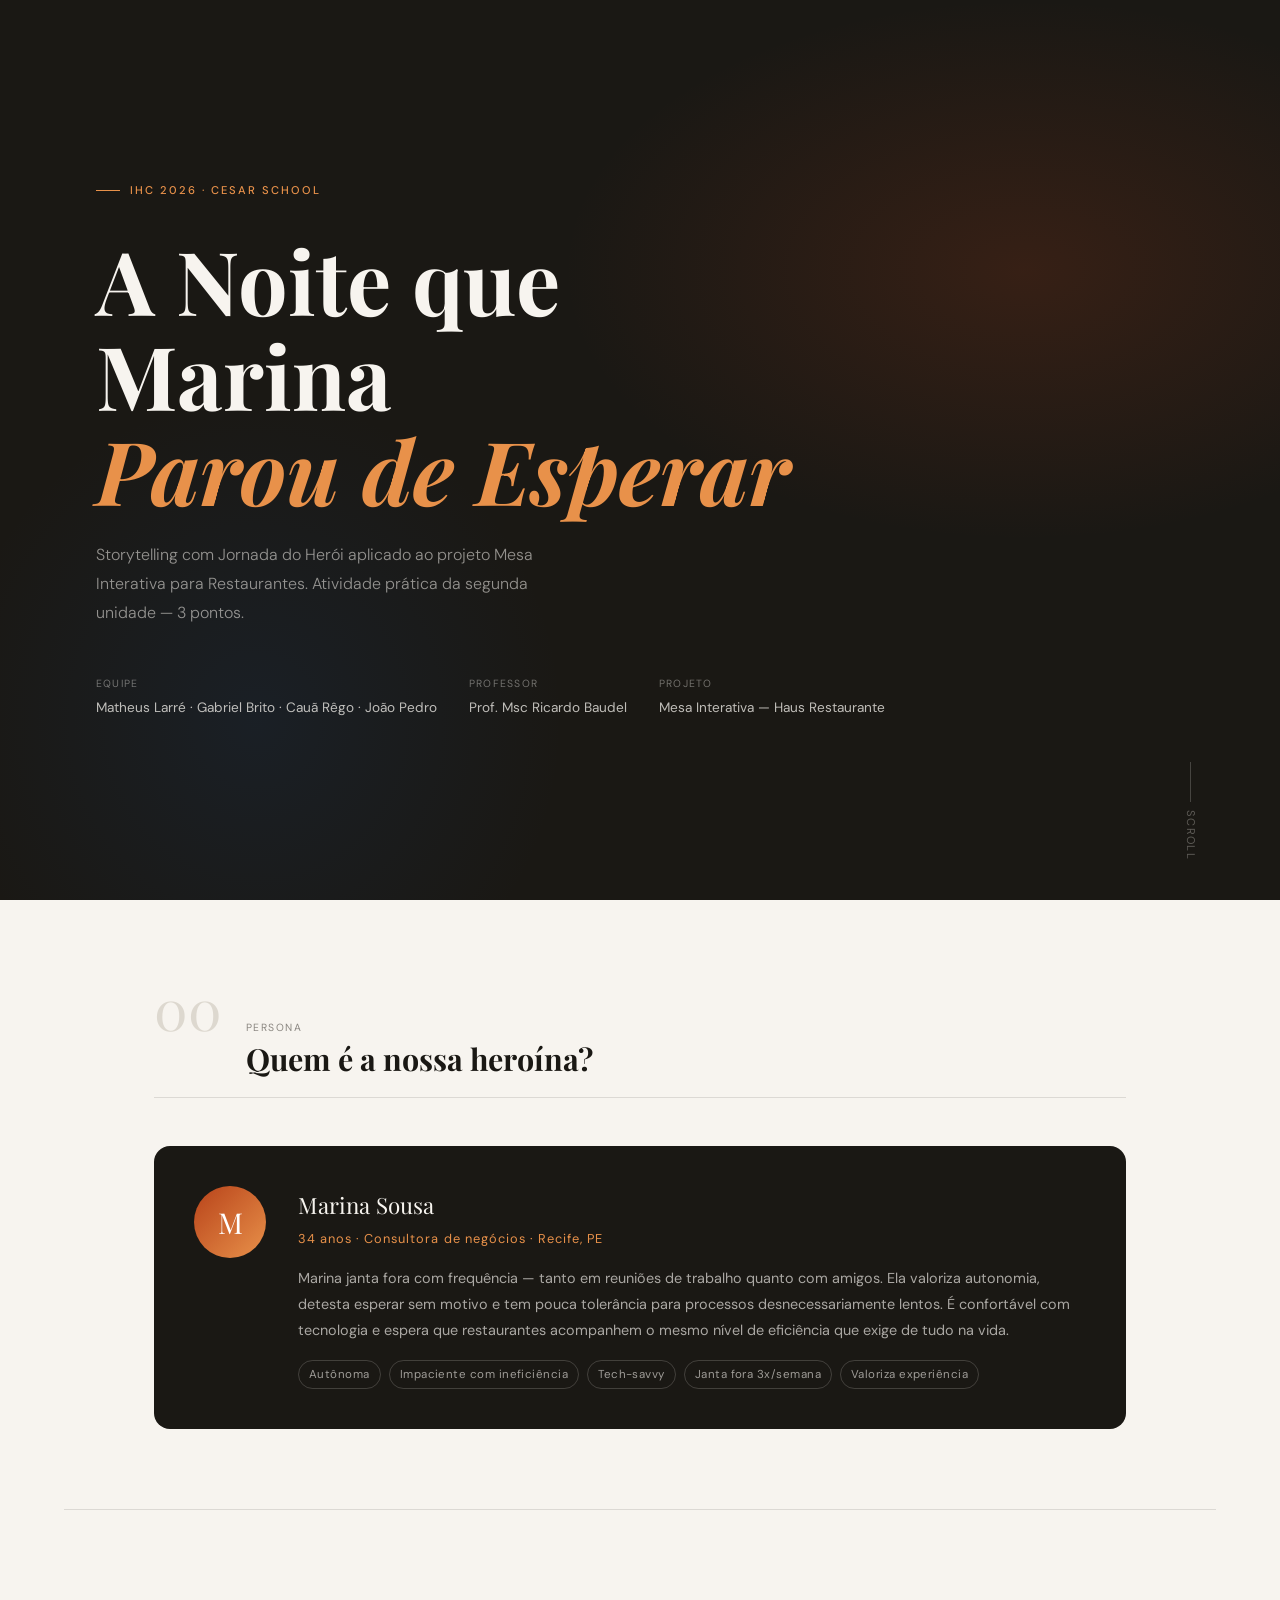
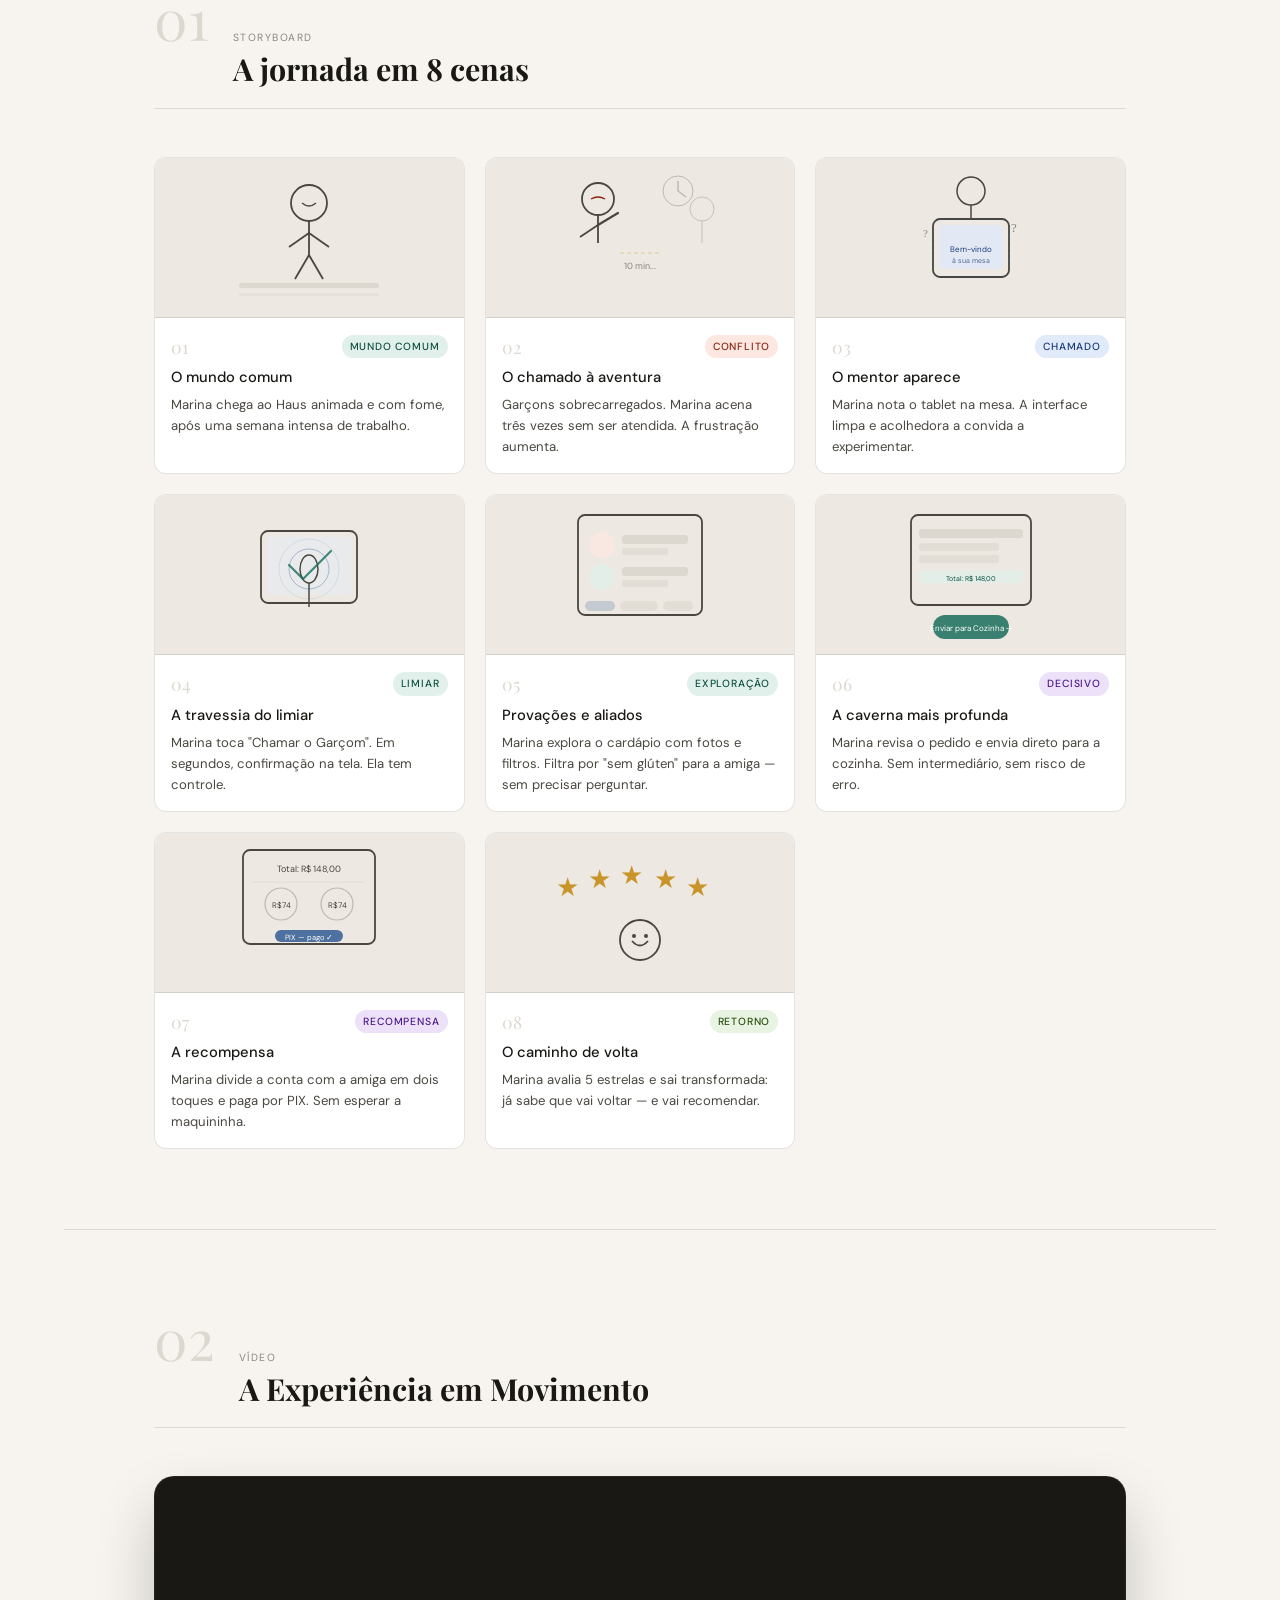
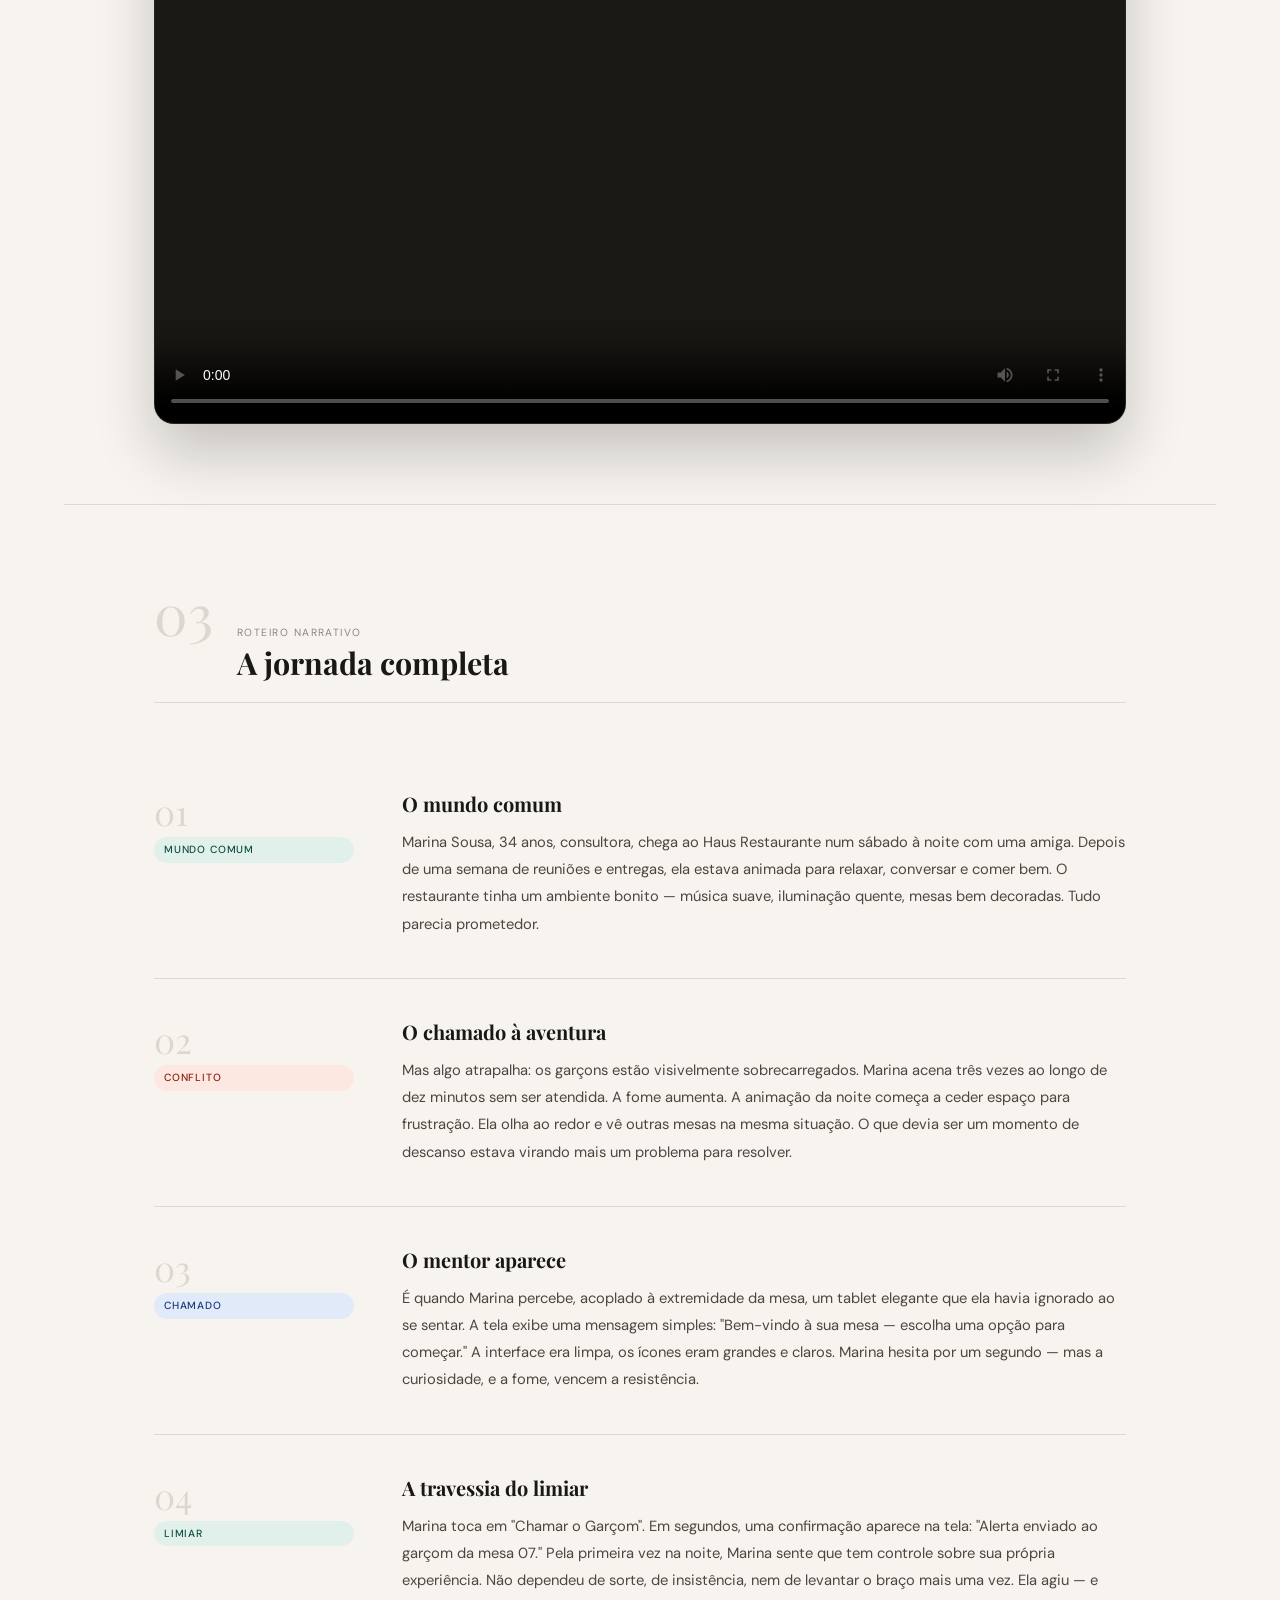
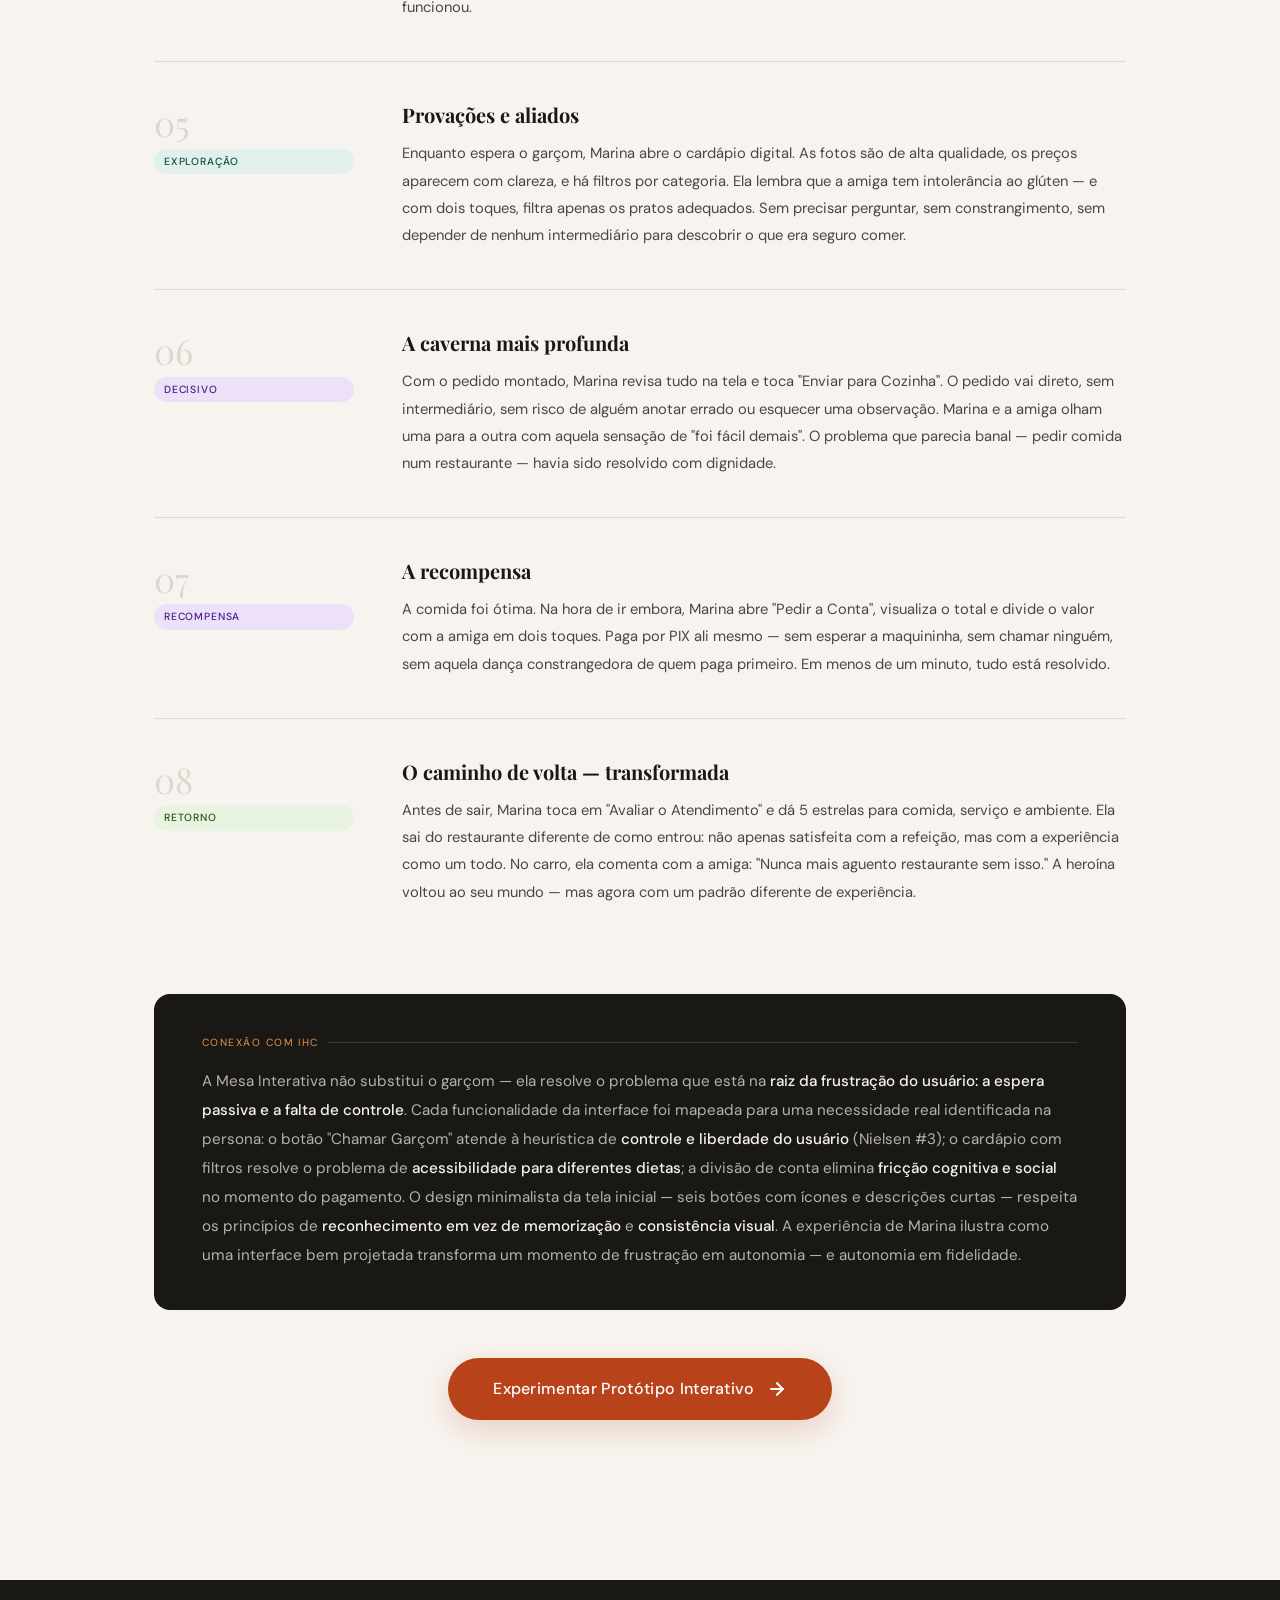
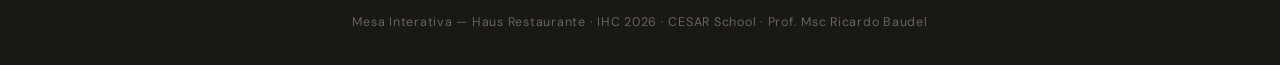
<file: index.html>
<!DOCTYPE html>
<html lang="pt-BR">
<head>
<meta charset="UTF-8">
<meta name="viewport" content="width=device-width, initial-scale=1.0">
<title>Storytelling — Mesa Interativa · IHC 2026</title>
<link href="https://fonts.googleapis.com/css2?family=Playfair+Display:ital,wght@0,400;0,700;1,400&family=DM+Sans:wght@300;400;500&display=swap" rel="stylesheet">
<style>
  *, *::before, *::after { box-sizing: border-box; margin: 0; padding: 0; }

  :root {
    --ink: #1a1814;
    --ink2: #4a4740;
    --ink3: #8a8680;
    --paper: #f7f4ef;
    --paper2: #ede9e2;
    --paper3: #ddd8cf;
    --accent: #b8431a;
    --accent2: #e8914a;
    --teal: #1a6e5c;
    --blue: #1a4a8a;
    --gold: #c9952a;
    --border: rgba(26,24,20,0.12);
  }

  html { scroll-behavior: smooth; }

  body {
    font-family: 'DM Sans', sans-serif;
    background: var(--paper);
    color: var(--ink);
    line-height: 1.7;
  }

  /* ── HEADER ── */
  .cover {
    min-height: 100vh;
    display: flex;
    flex-direction: column;
    justify-content: center;
    align-items: flex-start;
    padding: 5rem 6rem;
    position: relative;
    overflow: hidden;
    background: var(--ink);
  }

  .cover::before {
    content: '';
    position: absolute;
    inset: 0;
    background:
      radial-gradient(ellipse 60% 50% at 80% 30%, rgba(184,67,26,0.18) 0%, transparent 60%),
      radial-gradient(ellipse 40% 60% at 20% 80%, rgba(26,74,138,0.15) 0%, transparent 60%);
  }

  .cover-label {
    font-size: 0.7rem;
    font-weight: 500;
    letter-spacing: 0.18em;
    text-transform: uppercase;
    color: var(--accent2);
    margin-bottom: 2rem;
    position: relative;
  }

  .cover-label::before {
    content: '';
    display: inline-block;
    width: 24px;
    height: 1px;
    background: var(--accent2);
    margin-right: 10px;
    vertical-align: middle;
  }

  .cover-title {
    font-family: 'Playfair Display', serif;
    font-size: clamp(2.8rem, 7vw, 5.5rem);
    font-weight: 700;
    color: #f7f4ef;
    line-height: 1.08;
    max-width: 700px;
    position: relative;
    margin-bottom: 1.5rem;
  }

  .cover-title em {
    font-style: italic;
    color: var(--accent2);
  }

  .cover-sub {
    font-size: 1rem;
    color: rgba(247,244,239,0.55);
    font-weight: 300;
    position: relative;
    max-width: 480px;
    line-height: 1.8;
    margin-bottom: 3rem;
  }

  .cover-meta {
    display: flex;
    gap: 2rem;
    position: relative;
  }

  .meta-item {
    display: flex;
    flex-direction: column;
    gap: 3px;
  }

  .meta-label {
    font-size: 0.65rem;
    letter-spacing: 0.12em;
    text-transform: uppercase;
    color: rgba(247,244,239,0.4);
  }

  .meta-value {
    font-size: 0.85rem;
    color: rgba(247,244,239,0.75);
    font-weight: 400;
  }

  .cover-scroll {
    position: absolute;
    bottom: 2.5rem;
    right: 5rem;
    font-size: 0.7rem;
    letter-spacing: 0.12em;
    text-transform: uppercase;
    color: rgba(247,244,239,0.3);
    writing-mode: vertical-rl;
    display: flex;
    align-items: center;
    gap: 8px;
  }

  .cover-scroll::before {
    content: '';
    display: block;
    width: 1px;
    height: 40px;
    background: rgba(247,244,239,0.2);
  }

  /* ── SECTION WRAPPER ── */
  .section {
    padding: 5rem 4rem;
    max-width: 1100px;
    margin: 0 auto;
  }

  .section-header {
    display: flex;
    align-items: baseline;
    gap: 1.5rem;
    margin-bottom: 3rem;
    padding-bottom: 1.25rem;
    border-bottom: 1px solid var(--border);
  }

  .section-num {
    font-family: 'Playfair Display', serif;
    font-size: 3.5rem;
    font-weight: 400;
    color: var(--paper3);
    line-height: 1;
    flex-shrink: 0;
  }

  .section-info {}

  .section-label {
    font-size: 0.65rem;
    letter-spacing: 0.14em;
    text-transform: uppercase;
    color: var(--ink3);
    margin-bottom: 4px;
  }

  .section-title {
    font-family: 'Playfair Display', serif;
    font-size: 1.9rem;
    font-weight: 700;
    color: var(--ink);
    line-height: 1.2;
  }

  /* ── PERSONA ── */
  .persona-card {
    background: var(--ink);
    color: var(--paper);
    border-radius: 16px;
    padding: 2.5rem;
    display: grid;
    grid-template-columns: auto 1fr;
    gap: 2rem;
    align-items: start;
  }

  .persona-avatar {
    width: 72px;
    height: 72px;
    border-radius: 50%;
    background: linear-gradient(135deg, var(--accent), var(--accent2));
    display: flex;
    align-items: center;
    justify-content: center;
    font-family: 'Playfair Display', serif;
    font-size: 1.8rem;
    color: white;
    flex-shrink: 0;
  }

  .persona-name {
    font-family: 'Playfair Display', serif;
    font-size: 1.4rem;
    color: #f7f4ef;
    margin-bottom: 4px;
  }

  .persona-role {
    font-size: 0.8rem;
    color: var(--accent2);
    letter-spacing: 0.08em;
    margin-bottom: 1rem;
  }

  .persona-desc {
    font-size: 0.9rem;
    color: rgba(247,244,239,0.65);
    line-height: 1.8;
  }

  .persona-tags {
    display: flex;
    flex-wrap: wrap;
    gap: 8px;
    margin-top: 1rem;
  }

  .ptag {
    font-size: 0.72rem;
    padding: 4px 10px;
    border-radius: 100px;
    border: 1px solid rgba(247,244,239,0.18);
    color: rgba(247,244,239,0.6);
    letter-spacing: 0.04em;
  }

  /* ── STORYBOARD ── */
  .sb-grid {
    display: grid;
    grid-template-columns: repeat(auto-fill, minmax(240px, 1fr));
    gap: 20px;
  }

  .sb-card {
    background: white;
    border: 1px solid var(--border);
    border-radius: 12px;
    overflow: hidden;
    transition: transform 0.2s ease, box-shadow 0.2s ease;
  }

  .sb-card:hover {
    transform: translateY(-3px);
    box-shadow: 0 12px 32px rgba(26,24,20,0.1);
  }

  .sb-scene {
    height: 160px;
    background: var(--paper2);
    display: flex;
    align-items: center;
    justify-content: center;
    position: relative;
    overflow: hidden;
    border-bottom: 1px solid var(--border);
  }

  .sb-body {
    padding: 14px 16px 16px;
  }

  .sb-top {
    display: flex;
    align-items: center;
    justify-content: space-between;
    margin-bottom: 6px;
  }

  .sb-num {
    font-family: 'Playfair Display', serif;
    font-size: 1.1rem;
    color: var(--paper3);
    font-weight: 400;
  }

  .sb-tag {
    font-size: 0.65rem;
    font-weight: 500;
    letter-spacing: 0.08em;
    text-transform: uppercase;
    padding: 3px 8px;
    border-radius: 100px;
  }

  .tag-conflict { background: #fde8e1; color: #8a2210; }
  .tag-call     { background: #e1eaf9; color: #1a3a7a; }
  .tag-aid      { background: #e1f0eb; color: #0f5040; }
  .tag-deep     { background: #ede1f9; color: #4a1a8a; }
  .tag-return   { background: #e8f3e1; color: #2a5010; }

  .sb-title {
    font-weight: 500;
    font-size: 0.92rem;
    color: var(--ink);
    margin-bottom: 6px;
    line-height: 1.4;
  }

  .sb-desc {
    font-size: 0.82rem;
    color: var(--ink2);
    line-height: 1.6;
  }

  /* ── ROTEIRO ── */
  .acts {
    display: flex;
    flex-direction: column;
    gap: 0;
  }

  .act-block {
    display: grid;
    grid-template-columns: 200px 1fr;
    gap: 0 3rem;
    padding: 2.5rem 0;
    border-bottom: 1px solid var(--border);
  }

  .act-block:last-child { border-bottom: none; }

  .act-left {
    display: flex;
    flex-direction: column;
    gap: 8px;
    padding-top: 3px;
  }

  .act-num {
    font-family: 'Playfair Display', serif;
    font-size: 2.2rem;
    color: var(--paper3);
    line-height: 1;
  }

  .act-tag {
    font-size: 0.68rem;
    font-weight: 500;
    letter-spacing: 0.1em;
    text-transform: uppercase;
    padding: 4px 10px;
    border-radius: 100px;
    align-self: flex-start;
  }

  .act-name {
    font-size: 0.78rem;
    color: var(--ink3);
    font-style: italic;
  }

  .act-right {}

  .act-title {
    font-family: 'Playfair Display', serif;
    font-size: 1.25rem;
    font-weight: 700;
    color: var(--ink);
    margin-bottom: 0.75rem;
    line-height: 1.3;
  }

  .act-text {
    font-size: 0.92rem;
    color: var(--ink2);
    line-height: 1.85;
  }

  /* ── IHC NOTE ── */
  .ihc-note {
    background: var(--ink);
    border-radius: 16px;
    padding: 2.5rem 3rem;
    color: var(--paper);
    margin-top: 3rem;
  }

  .ihc-note-label {
    font-size: 0.65rem;
    letter-spacing: 0.14em;
    text-transform: uppercase;
    color: var(--accent2);
    margin-bottom: 1rem;
    display: flex;
    align-items: center;
    gap: 8px;
  }

  .ihc-note-label::after {
    content: '';
    flex: 1;
    height: 1px;
    background: rgba(247,244,239,0.15);
  }

  .ihc-note-text {
    font-size: 0.95rem;
    color: rgba(247,244,239,0.7);
    line-height: 1.9;
  }

  .ihc-note-text strong {
    color: var(--paper);
    font-weight: 500;
  }

  /* ── DIVIDER ── */
  .divider {
    height: 1px;
    background: var(--border);
    margin: 0 4rem;
  }

  /* ── FOOTER ── */
  footer {
    background: var(--ink);
    color: rgba(247,244,239,0.35);
    text-align: center;
    padding: 2rem;
    font-size: 0.78rem;
    letter-spacing: 0.06em;
  }

  /* ── RESPONSIVE ── */
  @media (max-width: 700px) {
    .cover { padding: 4rem 2rem; }
    .section { padding: 3.5rem 1.5rem; }
    .act-block { grid-template-columns: 1fr; gap: 1rem; }
    .act-left { flex-direction: row; align-items: center; flex-wrap: wrap; }
    .act-num { font-size: 1.5rem; }
    .persona-card { grid-template-columns: 1fr; }
    .cover-scroll { display: none; }
    .cover-meta { flex-wrap: wrap; gap: 1rem; }
    .ihc-note { padding: 1.75rem; }
  }

  /* ── CTA ── */
  .cta-container {
    display: flex;
    justify-content: center;
    padding: 3rem 0 5rem;
  }

  .cta-button {
    display: inline-flex;
    align-items: center;
    gap: 12px;
    background: var(--accent);
    color: white;
    padding: 1.1rem 2.8rem;
    border-radius: 100px;
    text-decoration: none;
    font-weight: 500;
    font-size: 1rem;
    letter-spacing: 0.02em;
    transition: all 0.3s ease;
    box-shadow: 0 10px 30px rgba(184, 67, 26, 0.2);
    border: none;
    cursor: pointer;
  }

  .cta-button:hover {
    background: var(--accent2);
    transform: translateY(-3px);
    box-shadow: 0 15px 40px rgba(184, 67, 26, 0.3);
  }

  .cta-button svg {
    width: 20px;
    height: 20px;
    transition: transform 0.3s ease;
  }

  .cta-button:hover svg {
    transform: translateX(5px);
  }

  /* ── VIDEO ── */
  .video-container {
    background: var(--ink);
    border-radius: 20px;
    overflow: hidden;
    position: relative;
    box-shadow: 0 30px 60px rgba(0,0,0,0.2);
    border: 1px solid rgba(255,255,255,0.05);
  }

  video {
    display: block;
    width: 100%;
    aspect-ratio: 16 / 9;
    object-fit: cover;
  }
</style>
</head>
<body>

<!-- COVER -->
<div class="cover">
  <p class="cover-label">IHC 2026 · CESAR School</p>
  <h1 class="cover-title">A Noite que Marina<br><em>Parou de Esperar</em></h1>
  <p class="cover-sub">Storytelling com Jornada do Herói aplicado ao projeto Mesa Interativa para Restaurantes. Atividade prática da segunda unidade — 3 pontos.</p>
  <div class="cover-meta">
    <div class="meta-item">
      <span class="meta-label">Equipe</span>
      <span class="meta-value">Matheus Larré · Gabriel Brito · Cauã Rêgo · João Pedro</span>
    </div>
    <div class="meta-item">
      <span class="meta-label">Professor</span>
      <span class="meta-value">Prof. Msc Ricardo Baudel</span>
    </div>
    <div class="meta-item">
      <span class="meta-label">Projeto</span>
      <span class="meta-value">Mesa Interativa — Haus Restaurante</span>
    </div>
  </div>
  <p class="cover-scroll">scroll</p>
</div>

<!-- PERSONA -->
<div class="section">
  <div class="section-header">
    <div class="section-num">00</div>
    <div class="section-info">
      <p class="section-label">Persona</p>
      <h2 class="section-title">Quem é a nossa heroína?</h2>
    </div>
  </div>

  <div class="persona-card">
    <div class="persona-avatar">M</div>
    <div>
      <p class="persona-name">Marina Sousa</p>
      <p class="persona-role">34 anos · Consultora de negócios · Recife, PE</p>
      <p class="persona-desc">Marina janta fora com frequência — tanto em reuniões de trabalho quanto com amigos. Ela valoriza autonomia, detesta esperar sem motivo e tem pouca tolerância para processos desnecessariamente lentos. É confortável com tecnologia e espera que restaurantes acompanhem o mesmo nível de eficiência que exige de tudo na vida.</p>
      <div class="persona-tags">
        <span class="ptag">Autônoma</span>
        <span class="ptag">Impaciente com ineficiência</span>
        <span class="ptag">Tech-savvy</span>
        <span class="ptag">Janta fora 3x/semana</span>
        <span class="ptag">Valoriza experiência</span>
      </div>
    </div>
  </div>
</div>

<div class="divider"></div>

<!-- STORYBOARD -->
<div class="section">
  <div class="section-header">
    <div class="section-num">01</div>
    <div class="section-info">
      <p class="section-label">Storyboard</p>
      <h2 class="section-title">A jornada em 8 cenas</h2>
    </div>
  </div>

  <div class="sb-grid">

    <!-- Cena 1 -->
    <div class="sb-card">
      <div class="sb-scene">
        <svg viewBox="0 0 220 160" width="220" height="160">
          <circle cx="110" cy="46" r="18" fill="none" stroke="#4a4740" stroke-width="1.8"/>
          <line x1="110" y1="64" x2="110" y2="98" stroke="#4a4740" stroke-width="1.8"/>
          <line x1="110" y1="76" x2="90" y2="90" stroke="#4a4740" stroke-width="1.8"/>
          <line x1="110" y1="76" x2="130" y2="90" stroke="#4a4740" stroke-width="1.8"/>
          <line x1="110" y1="98" x2="96" y2="122" stroke="#4a4740" stroke-width="1.8"/>
          <line x1="110" y1="98" x2="124" y2="122" stroke="#4a4740" stroke-width="1.8"/>
          <path d="M103 46 Q110 52 117 46" fill="none" stroke="#4a4740" stroke-width="1.4"/>
          <rect x="40" y="126" width="140" height="5" rx="2" fill="#ddd8cf"/>
          <rect x="40" y="136" width="140" height="3" rx="1.5" fill="#ddd8cf" opacity="0.5"/>
        </svg>
      </div>
      <div class="sb-body">
        <div class="sb-top">
          <span class="sb-num">01</span>
          <span class="sb-tag tag-aid">mundo comum</span>
        </div>
        <p class="sb-title">O mundo comum</p>
        <p class="sb-desc">Marina chega ao Haus animada e com fome, após uma semana intensa de trabalho.</p>
      </div>
    </div>

    <!-- Cena 2 -->
    <div class="sb-card">
      <div class="sb-scene">
        <svg viewBox="0 0 220 160" width="220" height="160">
          <circle cx="68" cy="42" r="16" fill="none" stroke="#4a4740" stroke-width="1.8"/>
          <line x1="68" y1="58" x2="68" y2="86" stroke="#4a4740" stroke-width="1.8"/>
          <line x1="68" y1="68" x2="50" y2="80" stroke="#4a4740" stroke-width="1.8"/>
          <line x1="68" y1="68" x2="88" y2="56" stroke="#4a4740" stroke-width="2.2" stroke-linecap="round"/>
          <path d="M61 42 Q68 38 75 42" fill="none" stroke="#8a2210" stroke-width="1.4"/>
          <!-- waiter far -->
          <circle cx="172" cy="52" r="12" fill="none" stroke="#8a8680" stroke-width="1" opacity="0.4"/>
          <line x1="172" y1="64" x2="172" y2="86" stroke="#8a8680" stroke-width="1" opacity="0.4"/>
          <!-- clock -->
          <circle cx="148" cy="34" r="15" fill="none" stroke="#8a8680" stroke-width="1" opacity="0.5"/>
          <line x1="148" y1="34" x2="148" y2="24" stroke="#8a8680" stroke-width="1.4" opacity="0.5"/>
          <line x1="148" y1="34" x2="156" y2="40" stroke="#8a8680" stroke-width="1.4" opacity="0.5"/>
          <!-- wait lines -->
          <line x1="90" y1="96" x2="130" y2="96" stroke="#c9952a" stroke-width="1" opacity="0.4" stroke-dasharray="4 3"/>
          <text x="110" y="112" text-anchor="middle" font-size="9" fill="#8a8680" font-family="DM Sans, sans-serif">10 min...</text>
        </svg>
      </div>
      <div class="sb-body">
        <div class="sb-top">
          <span class="sb-num">02</span>
          <span class="sb-tag tag-conflict">conflito</span>
        </div>
        <p class="sb-title">O chamado à aventura</p>
        <p class="sb-desc">Garçons sobrecarregados. Marina acena três vezes sem ser atendida. A frustração aumenta.</p>
      </div>
    </div>

    <!-- Cena 3 -->
    <div class="sb-card">
      <div class="sb-scene">
        <svg viewBox="0 0 220 160" width="220" height="160">
          <rect x="72" y="62" width="76" height="58" rx="7" fill="none" stroke="#4a4740" stroke-width="1.8"/>
          <rect x="78" y="68" width="64" height="44" rx="4" fill="#e1eaf9" opacity="0.8"/>
          <text x="110" y="95" text-anchor="middle" font-size="8" fill="#1a3a7a" font-family="DM Sans, sans-serif">Bem-vindo</text>
          <text x="110" y="106" text-anchor="middle" font-size="7" fill="#4a6a9a" font-family="DM Sans, sans-serif">à sua mesa</text>
          <rect x="72" y="62" width="76" height="58" rx="7" fill="none" stroke="#1a4a8a" stroke-width="1" opacity="0.35" stroke-dasharray="3 3"/>
          <circle cx="110" cy="34" r="14" fill="none" stroke="#4a4740" stroke-width="1.5"/>
          <line x1="110" y1="48" x2="110" y2="63" stroke="#4a4740" stroke-width="1.5"/>
          <!-- question marks -->
          <text x="150" y="75" font-size="13" fill="#8a8680" font-family="serif">?</text>
          <text x="62" y="80" font-size="11" fill="#8a8680" font-family="serif">?</text>
        </svg>
      </div>
      <div class="sb-body">
        <div class="sb-top">
          <span class="sb-num">03</span>
          <span class="sb-tag tag-call">chamado</span>
        </div>
        <p class="sb-title">O mentor aparece</p>
        <p class="sb-desc">Marina nota o tablet na mesa. A interface limpa e acolhedora a convida a experimentar.</p>
      </div>
    </div>

    <!-- Cena 4 -->
    <div class="sb-card">
      <div class="sb-scene">
        <svg viewBox="0 0 220 160" width="220" height="160">
          <rect x="62" y="36" width="96" height="72" rx="7" fill="none" stroke="#4a4740" stroke-width="1.8"/>
          <rect x="68" y="42" width="84" height="58" rx="4" fill="#e1eaf9" opacity="0.4"/>
          <ellipse cx="110" cy="74" rx="9" ry="14" fill="none" stroke="#4a4740" stroke-width="1.5"/>
          <line x1="110" y1="88" x2="110" y2="112" stroke="#4a4740" stroke-width="1.5"/>
          <circle cx="110" cy="74" r="20" fill="none" stroke="#1a4a8a" stroke-width="0.8" opacity="0.4"/>
          <circle cx="110" cy="74" r="30" fill="none" stroke="#1a4a8a" stroke-width="0.5" opacity="0.2"/>
          <path d="M90 70 L104 84 L132 56" fill="none" stroke="#1a6e5c" stroke-width="2.2" stroke-linecap="round" stroke-linejoin="round" opacity="0.8"/>
        </svg>
      </div>
      <div class="sb-body">
        <div class="sb-top">
          <span class="sb-num">04</span>
          <span class="sb-tag tag-aid">limiar</span>
        </div>
        <p class="sb-title">A travessia do limiar</p>
        <p class="sb-desc">Marina toca "Chamar o Garçom". Em segundos, confirmação na tela. Ela tem controle.</p>
      </div>
    </div>

    <!-- Cena 5 -->
    <div class="sb-card">
      <div class="sb-scene">
        <svg viewBox="0 0 220 160" width="220" height="160">
          <rect x="48" y="20" width="124" height="100" rx="7" fill="none" stroke="#4a4740" stroke-width="1.8"/>
          <circle cx="72" cy="50" r="13" fill="#fde8e1" opacity="0.8"/>
          <rect x="92" y="40" width="66" height="9" rx="3" fill="#ddd8cf"/>
          <rect x="92" y="53" width="46" height="7" rx="2.5" fill="#ddd8cf" opacity="0.6"/>
          <circle cx="72" cy="82" r="13" fill="#e1f0eb" opacity="0.8"/>
          <rect x="92" y="72" width="66" height="9" rx="3" fill="#ddd8cf"/>
          <rect x="92" y="85" width="46" height="7" rx="2.5" fill="#ddd8cf" opacity="0.6"/>
          <!-- filter chips -->
          <rect x="55" y="106" width="30" height="10" rx="5" fill="#1a4a8a" opacity="0.2"/>
          <rect x="90" y="106" width="38" height="10" rx="5" fill="#ddd8cf" opacity="0.6"/>
          <rect x="133" y="106" width="30" height="10" rx="5" fill="#ddd8cf" opacity="0.6"/>
        </svg>
      </div>
      <div class="sb-body">
        <div class="sb-top">
          <span class="sb-num">05</span>
          <span class="sb-tag tag-aid">exploração</span>
        </div>
        <p class="sb-title">Provações e aliados</p>
        <p class="sb-desc">Marina explora o cardápio com fotos e filtros. Filtra por "sem glúten" para a amiga — sem precisar perguntar.</p>
      </div>
    </div>

    <!-- Cena 6 -->
    <div class="sb-card">
      <div class="sb-scene">
        <svg viewBox="0 0 220 160" width="220" height="160">
          <rect x="50" y="20" width="120" height="90" rx="7" fill="none" stroke="#4a4740" stroke-width="1.8"/>
          <rect x="58" y="34" width="104" height="9" rx="3" fill="#ddd8cf"/>
          <rect x="58" y="48" width="80" height="8" rx="2.5" fill="#ddd8cf" opacity="0.6"/>
          <rect x="58" y="60" width="80" height="8" rx="2.5" fill="#ddd8cf" opacity="0.6"/>
          <rect x="58" y="76" width="104" height="12" rx="4" fill="#e1f0eb" opacity="0.8"/>
          <text x="110" y="86" text-anchor="middle" font-size="7" fill="#0f5040" font-family="DM Sans, sans-serif">Total: R$ 148,00</text>
          <rect x="72" y="120" width="76" height="24" rx="12" fill="#1a6e5c" opacity="0.85"/>
          <text x="110" y="136" text-anchor="middle" font-size="8" fill="white" font-family="DM Sans, sans-serif">Enviar para Cozinha →</text>
        </svg>
      </div>
      <div class="sb-body">
        <div class="sb-top">
          <span class="sb-num">06</span>
          <span class="sb-tag tag-deep">decisivo</span>
        </div>
        <p class="sb-title">A caverna mais profunda</p>
        <p class="sb-desc">Marina revisa o pedido e envia direto para a cozinha. Sem intermediário, sem risco de erro.</p>
      </div>
    </div>

    <!-- Cena 7 -->
    <div class="sb-card">
      <div class="sb-scene">
        <svg viewBox="0 0 220 160" width="220" height="160">
          <rect x="44" y="18" width="132" height="94" rx="7" fill="none" stroke="#4a4740" stroke-width="1.8"/>
          <text x="110" y="40" text-anchor="middle" font-size="9" fill="#4a4740" font-family="DM Sans, sans-serif">Total: R$ 148,00</text>
          <line x1="54" y1="50" x2="166" y2="50" stroke="#ddd8cf" stroke-width="0.8"/>
          <circle cx="82" cy="72" r="16" fill="none" stroke="#8a8680" stroke-width="1.2" opacity="0.5"/>
          <circle cx="138" cy="72" r="16" fill="none" stroke="#8a8680" stroke-width="1.2" opacity="0.5"/>
          <text x="82" y="76" text-anchor="middle" font-size="8" fill="#4a4740" font-family="DM Sans, sans-serif">R$74</text>
          <text x="138" y="76" text-anchor="middle" font-size="8" fill="#4a4740" font-family="DM Sans, sans-serif">R$74</text>
          <rect x="76" y="98" width="68" height="12" rx="6" fill="#1a4a8a" opacity="0.75"/>
          <text x="110" y="108" text-anchor="middle" font-size="7.5" fill="white" font-family="DM Sans, sans-serif">PIX — pago ✓</text>
        </svg>
      </div>
      <div class="sb-body">
        <div class="sb-top">
          <span class="sb-num">07</span>
          <span class="sb-tag tag-deep">recompensa</span>
        </div>
        <p class="sb-title">A recompensa</p>
        <p class="sb-desc">Marina divide a conta com a amiga em dois toques e paga por PIX. Sem esperar a maquininha.</p>
      </div>
    </div>

    <!-- Cena 8 -->
    <div class="sb-card">
      <div class="sb-scene">
        <svg viewBox="0 0 220 160" width="220" height="160">
          <text x="26" y="64" font-size="26" fill="#c9952a" font-family="serif">★</text>
          <text x="58" y="56" font-size="26" fill="#c9952a" font-family="serif">★</text>
          <text x="90" y="52" font-size="26" fill="#c9952a" font-family="serif">★</text>
          <text x="124" y="56" font-size="26" fill="#c9952a" font-family="serif">★</text>
          <text x="156" y="64" font-size="26" fill="#c9952a" font-family="serif">★</text>
          <circle cx="110" cy="108" r="20" fill="none" stroke="#4a4740" stroke-width="1.8"/>
          <path d="M102 109 Q110 118 118 109" fill="none" stroke="#4a4740" stroke-width="1.8"/>
          <circle cx="104" cy="104" r="2" fill="#4a4740"/>
          <circle cx="116" cy="104" r="2" fill="#4a4740"/>
        </svg>
      </div>
      <div class="sb-body">
        <div class="sb-top">
          <span class="sb-num">08</span>
          <span class="sb-tag tag-return">retorno</span>
        </div>
        <p class="sb-title">O caminho de volta</p>
        <p class="sb-desc">Marina avalia 5 estrelas e sai transformada: já sabe que vai voltar — e vai recomendar.</p>
      </div>
    </div>

  </div>
</div>

<div class="divider"></div>

<!-- VIDEO -->
<div class="section">
  <div class="section-header">
    <div class="section-num">02</div>
    <div class="section-info">
      <p class="section-label">Vídeo</p>
      <h2 class="section-title">A Experiência em Movimento</h2>
    </div>
  </div>

  <div class="video-container">
    <video controls poster="https://images.unsplash.com/photo-1590846406792-0adc7f938f1d?w=1200&q=80">
      <source src="assets/storytelling-video.mp4" type="video/mp4">
      Seu navegador não suporta vídeos.
    </video>
  </div>
</div>

<div class="divider"></div>

<!-- ROTEIRO -->
<div class="section">
  <div class="section-header">
    <div class="section-num">03</div>
    <div class="section-info">
      <p class="section-label">Roteiro narrativo</p>
      <h2 class="section-title">A jornada completa</h2>
    </div>
  </div>

  <div class="acts">

    <div class="act-block">
      <div class="act-left">
        <span class="act-num">01</span>
        <span class="sb-tag tag-aid" style="font-size:0.65rem; padding:4px 10px;">mundo comum</span>
      </div>
      <div class="act-right">
        <h3 class="act-title">O mundo comum</h3>
        <p class="act-text">Marina Sousa, 34 anos, consultora, chega ao Haus Restaurante num sábado à noite com uma amiga. Depois de uma semana de reuniões e entregas, ela estava animada para relaxar, conversar e comer bem. O restaurante tinha um ambiente bonito — música suave, iluminação quente, mesas bem decoradas. Tudo parecia prometedor.</p>
      </div>
    </div>

    <div class="act-block">
      <div class="act-left">
        <span class="act-num">02</span>
        <span class="sb-tag tag-conflict" style="font-size:0.65rem; padding:4px 10px;">conflito</span>
      </div>
      <div class="act-right">
        <h3 class="act-title">O chamado à aventura</h3>
        <p class="act-text">Mas algo atrapalha: os garçons estão visivelmente sobrecarregados. Marina acena três vezes ao longo de dez minutos sem ser atendida. A fome aumenta. A animação da noite começa a ceder espaço para frustração. Ela olha ao redor e vê outras mesas na mesma situação. O que devia ser um momento de descanso estava virando mais um problema para resolver.</p>
      </div>
    </div>

    <div class="act-block">
      <div class="act-left">
        <span class="act-num">03</span>
        <span class="sb-tag tag-call" style="font-size:0.65rem; padding:4px 10px;">chamado</span>
      </div>
      <div class="act-right">
        <h3 class="act-title">O mentor aparece</h3>
        <p class="act-text">É quando Marina percebe, acoplado à extremidade da mesa, um tablet elegante que ela havia ignorado ao se sentar. A tela exibe uma mensagem simples: "Bem-vindo à sua mesa — escolha uma opção para começar." A interface era limpa, os ícones eram grandes e claros. Marina hesita por um segundo — mas a curiosidade, e a fome, vencem a resistência.</p>
      </div>
    </div>

    <div class="act-block">
      <div class="act-left">
        <span class="act-num">04</span>
        <span class="sb-tag tag-aid" style="font-size:0.65rem; padding:4px 10px;">limiar</span>
      </div>
      <div class="act-right">
        <h3 class="act-title">A travessia do limiar</h3>
        <p class="act-text">Marina toca em "Chamar o Garçom". Em segundos, uma confirmação aparece na tela: "Alerta enviado ao garçom da mesa 07." Pela primeira vez na noite, Marina sente que tem controle sobre sua própria experiência. Não dependeu de sorte, de insistência, nem de levantar o braço mais uma vez. Ela agiu — e funcionou.</p>
      </div>
    </div>

    <div class="act-block">
      <div class="act-left">
        <span class="act-num">05</span>
        <span class="sb-tag tag-aid" style="font-size:0.65rem; padding:4px 10px;">exploração</span>
      </div>
      <div class="act-right">
        <h3 class="act-title">Provações e aliados</h3>
        <p class="act-text">Enquanto espera o garçom, Marina abre o cardápio digital. As fotos são de alta qualidade, os preços aparecem com clareza, e há filtros por categoria. Ela lembra que a amiga tem intolerância ao glúten — e com dois toques, filtra apenas os pratos adequados. Sem precisar perguntar, sem constrangimento, sem depender de nenhum intermediário para descobrir o que era seguro comer.</p>
      </div>
    </div>

    <div class="act-block">
      <div class="act-left">
        <span class="act-num">06</span>
        <span class="sb-tag tag-deep" style="font-size:0.65rem; padding:4px 10px;">decisivo</span>
      </div>
      <div class="act-right">
        <h3 class="act-title">A caverna mais profunda</h3>
        <p class="act-text">Com o pedido montado, Marina revisa tudo na tela e toca "Enviar para Cozinha". O pedido vai direto, sem intermediário, sem risco de alguém anotar errado ou esquecer uma observação. Marina e a amiga olham uma para a outra com aquela sensação de "foi fácil demais". O problema que parecia banal — pedir comida num restaurante — havia sido resolvido com dignidade.</p>
      </div>
    </div>

    <div class="act-block">
      <div class="act-left">
        <span class="act-num">07</span>
        <span class="sb-tag tag-deep" style="font-size:0.65rem; padding:4px 10px;">recompensa</span>
      </div>
      <div class="act-right">
        <h3 class="act-title">A recompensa</h3>
        <p class="act-text">A comida foi ótima. Na hora de ir embora, Marina abre "Pedir a Conta", visualiza o total e divide o valor com a amiga em dois toques. Paga por PIX ali mesmo — sem esperar a maquininha, sem chamar ninguém, sem aquela dança constrangedora de quem paga primeiro. Em menos de um minuto, tudo está resolvido.</p>
      </div>
    </div>

    <div class="act-block">
      <div class="act-left">
        <span class="act-num">08</span>
        <span class="sb-tag tag-return" style="font-size:0.65rem; padding:4px 10px;">retorno</span>
      </div>
      <div class="act-right">
        <h3 class="act-title">O caminho de volta — transformada</h3>
        <p class="act-text">Antes de sair, Marina toca em "Avaliar o Atendimento" e dá 5 estrelas para comida, serviço e ambiente. Ela sai do restaurante diferente de como entrou: não apenas satisfeita com a refeição, mas com a experiência como um todo. No carro, ela comenta com a amiga: "Nunca mais aguento restaurante sem isso." A heroína voltou ao seu mundo — mas agora com um padrão diferente de experiência.</p>
      </div>
    </div>

  </div>

  <div class="ihc-note">
    <p class="ihc-note-label">Conexão com IHC</p>
    <p class="ihc-note-text">
      A Mesa Interativa não substitui o garçom — ela resolve o problema que está na <strong>raiz da frustração do usuário: a espera passiva e a falta de controle</strong>. Cada funcionalidade da interface foi mapeada para uma necessidade real identificada na persona: o botão "Chamar Garçom" atende à heurística de <strong>controle e liberdade do usuário</strong> (Nielsen #3); o cardápio com filtros resolve o problema de <strong>acessibilidade para diferentes dietas</strong>; a divisão de conta elimina <strong>fricção cognitiva e social</strong> no momento do pagamento. O design minimalista da tela inicial — seis botões com ícones e descrições curtas — respeita os princípios de <strong>reconhecimento em vez de memorização</strong> e <strong>consistência visual</strong>. A experiência de Marina ilustra como uma interface bem projetada transforma um momento de frustração em autonomia — e autonomia em fidelidade.
    </p>
  </div>

  <div class="cta-container">
    <a href="mesa-interativa-prototipo/index.html" class="cta-button">
      Experimentar Protótipo Interativo
      <svg viewBox="0 0 24 24" fill="none" stroke="currentColor" stroke-width="2.5" stroke-linecap="round" stroke-linejoin="round">
        <line x1="5" y1="12" x2="19" y2="12"></line>
        <polyline points="12 5 19 12 12 19"></polyline>
      </svg>
    </a>
  </div>
</div>

<footer>
  Mesa Interativa — Haus Restaurante · IHC 2026 · CESAR School · Prof. Msc Ricardo Baudel
</footer>

</body>
</html>
</file>
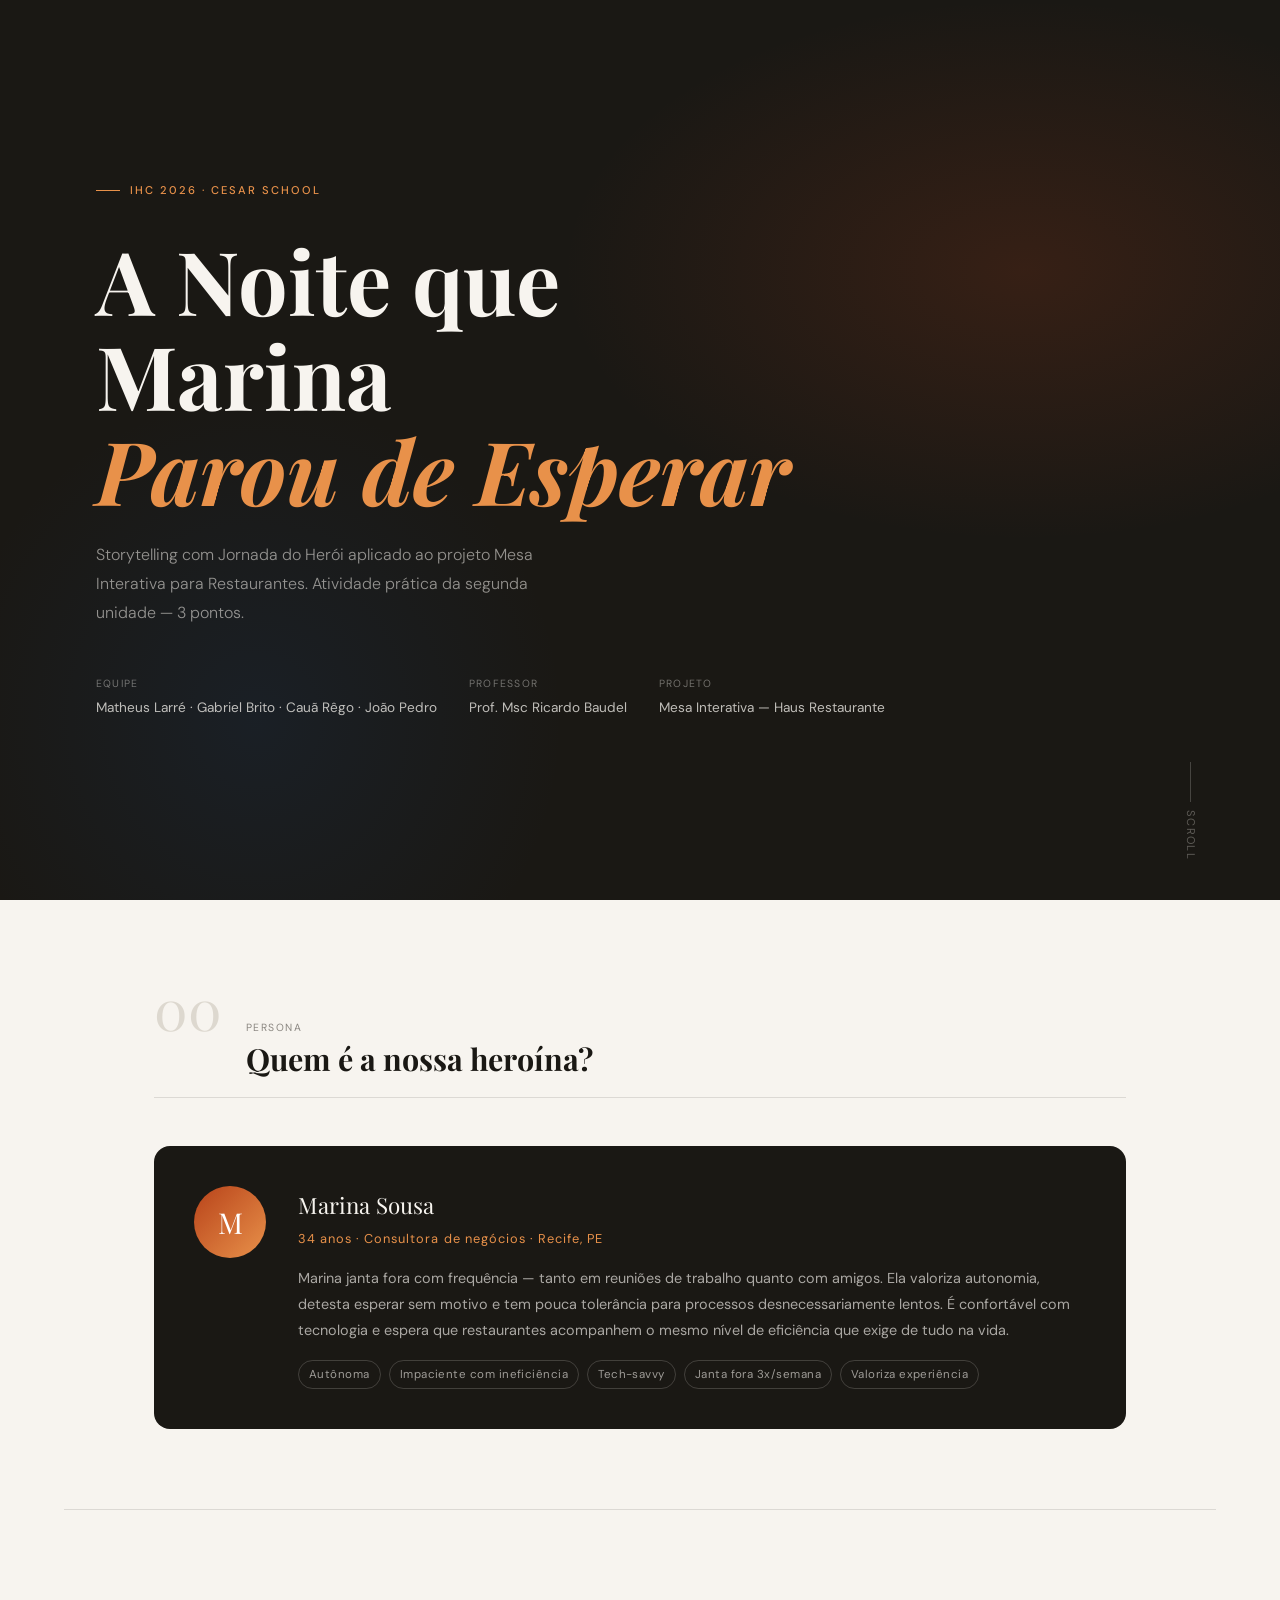
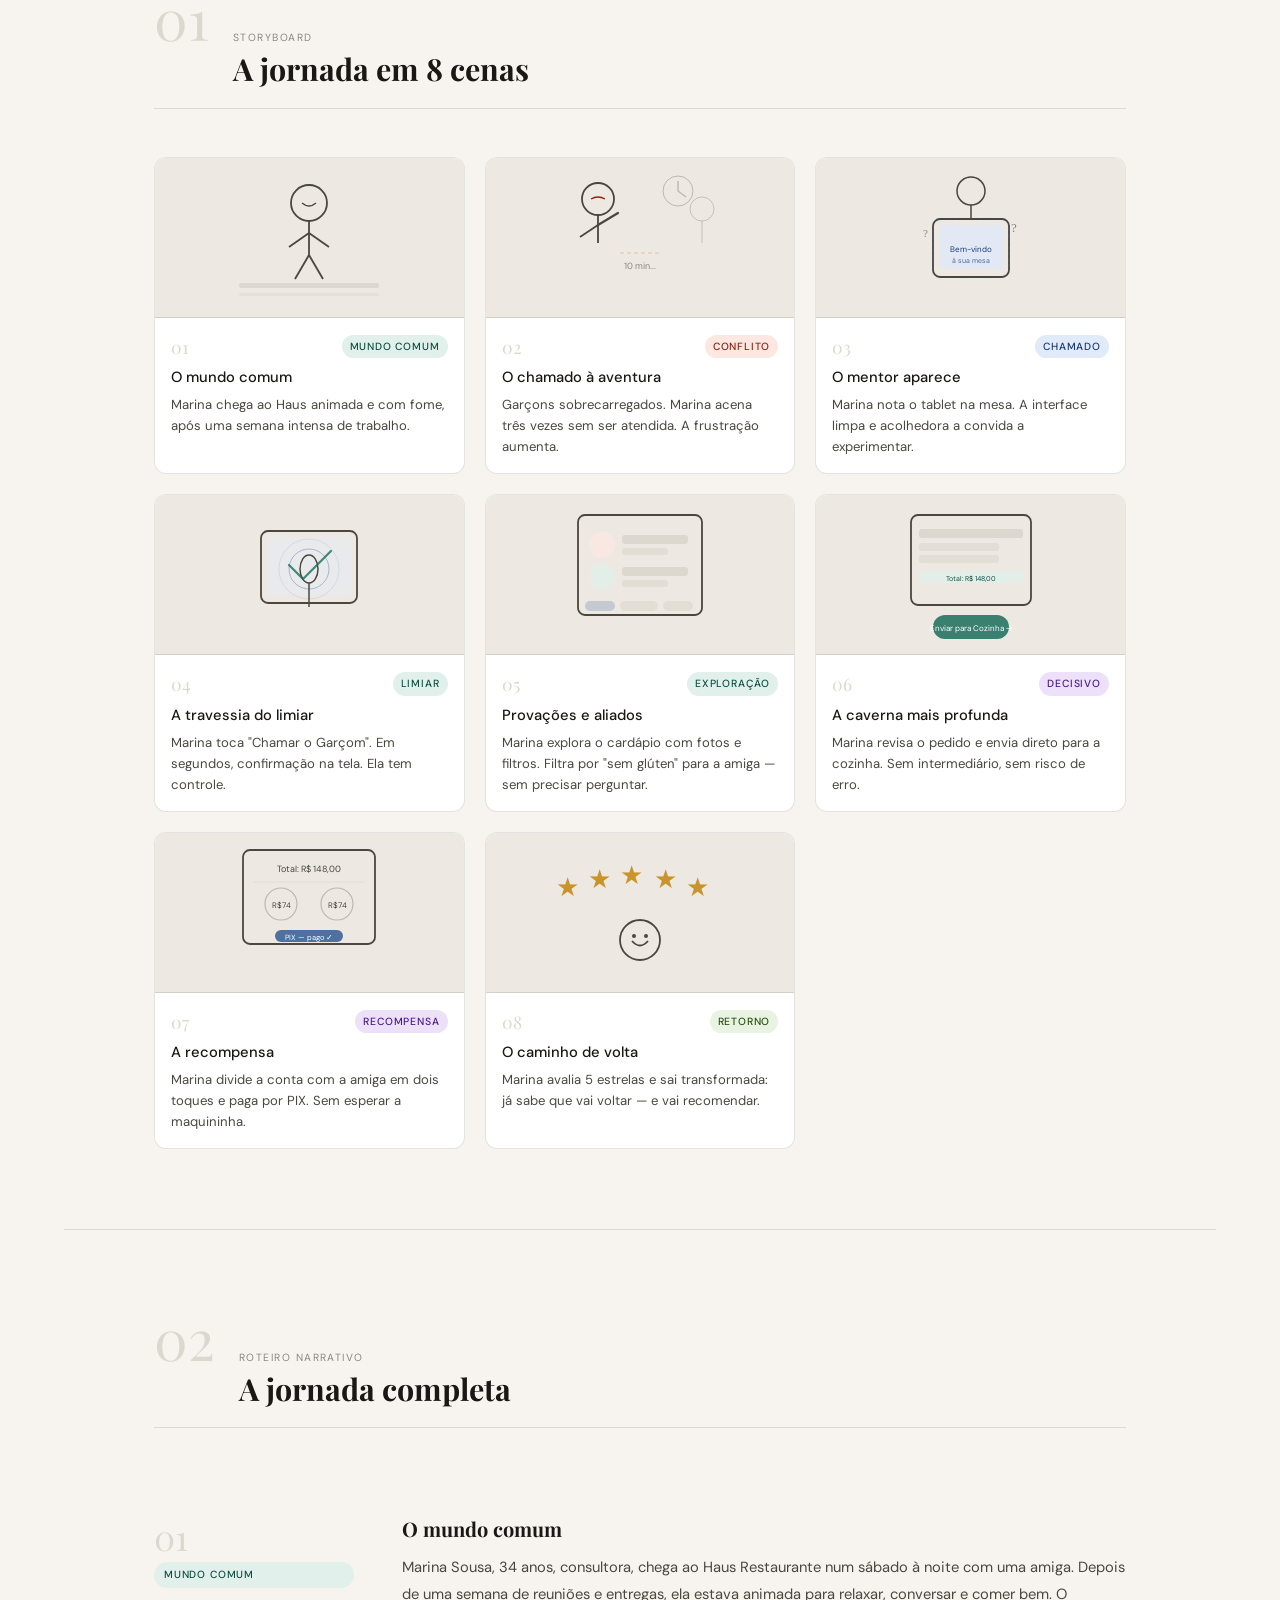
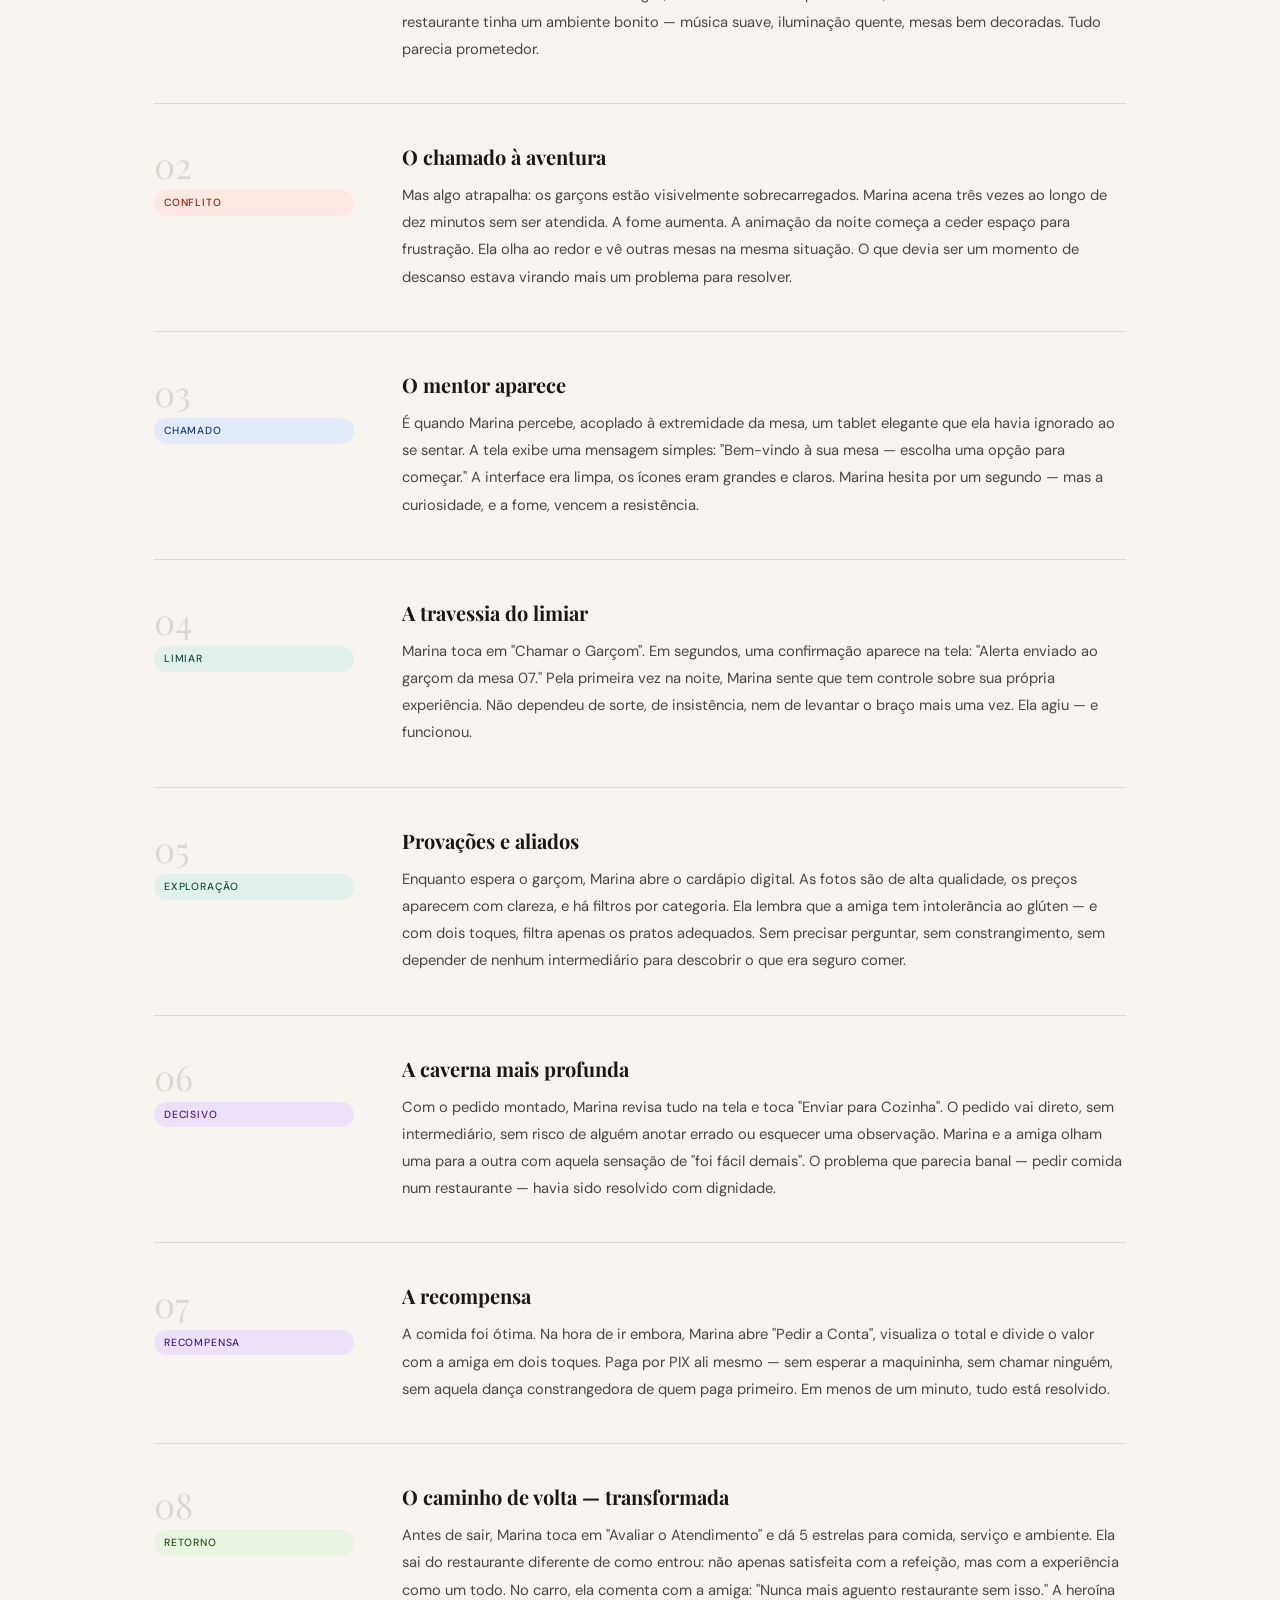
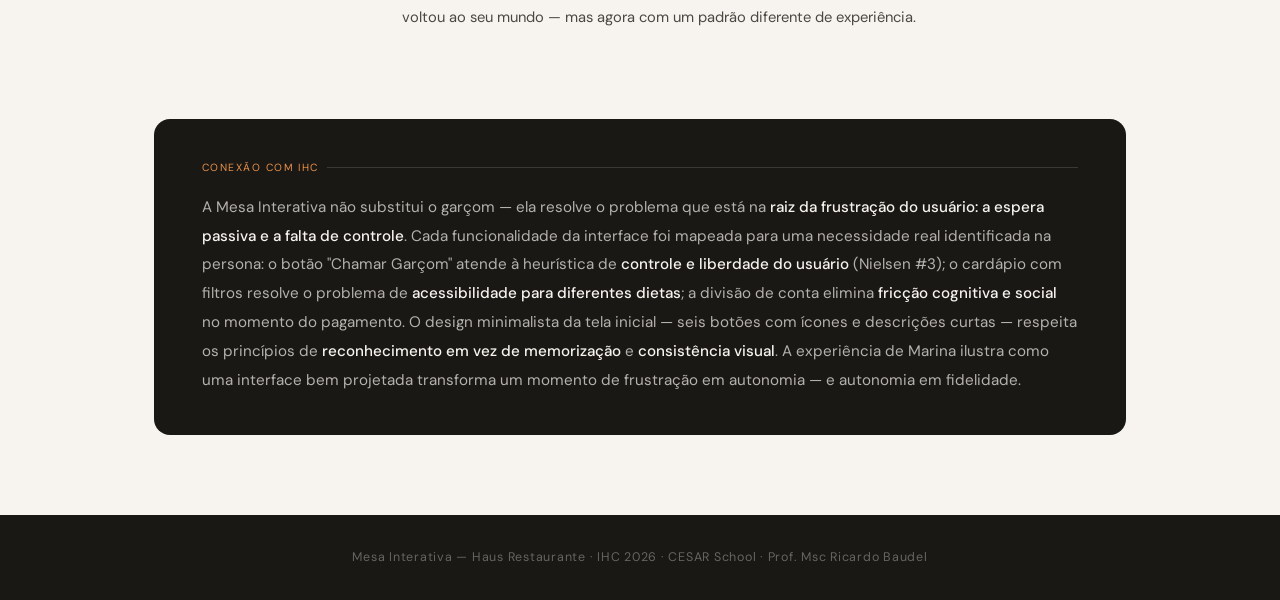
<file: storytelling_mesa_interativa.html>
<!DOCTYPE html>
<html lang="pt-BR">
<head>
<meta charset="UTF-8">
<meta name="viewport" content="width=device-width, initial-scale=1.0">
<title>Storytelling — Mesa Interativa · IHC 2026</title>
<link href="https://fonts.googleapis.com/css2?family=Playfair+Display:ital,wght@0,400;0,700;1,400&family=DM+Sans:wght@300;400;500&display=swap" rel="stylesheet">
<style>
  *, *::before, *::after { box-sizing: border-box; margin: 0; padding: 0; }

  :root {
    --ink: #1a1814;
    --ink2: #4a4740;
    --ink3: #8a8680;
    --paper: #f7f4ef;
    --paper2: #ede9e2;
    --paper3: #ddd8cf;
    --accent: #b8431a;
    --accent2: #e8914a;
    --teal: #1a6e5c;
    --blue: #1a4a8a;
    --gold: #c9952a;
    --border: rgba(26,24,20,0.12);
  }

  html { scroll-behavior: smooth; }

  body {
    font-family: 'DM Sans', sans-serif;
    background: var(--paper);
    color: var(--ink);
    line-height: 1.7;
  }

  /* ── HEADER ── */
  .cover {
    min-height: 100vh;
    display: flex;
    flex-direction: column;
    justify-content: center;
    align-items: flex-start;
    padding: 5rem 6rem;
    position: relative;
    overflow: hidden;
    background: var(--ink);
  }

  .cover::before {
    content: '';
    position: absolute;
    inset: 0;
    background:
      radial-gradient(ellipse 60% 50% at 80% 30%, rgba(184,67,26,0.18) 0%, transparent 60%),
      radial-gradient(ellipse 40% 60% at 20% 80%, rgba(26,74,138,0.15) 0%, transparent 60%);
  }

  .cover-label {
    font-size: 0.7rem;
    font-weight: 500;
    letter-spacing: 0.18em;
    text-transform: uppercase;
    color: var(--accent2);
    margin-bottom: 2rem;
    position: relative;
  }

  .cover-label::before {
    content: '';
    display: inline-block;
    width: 24px;
    height: 1px;
    background: var(--accent2);
    margin-right: 10px;
    vertical-align: middle;
  }

  .cover-title {
    font-family: 'Playfair Display', serif;
    font-size: clamp(2.8rem, 7vw, 5.5rem);
    font-weight: 700;
    color: #f7f4ef;
    line-height: 1.08;
    max-width: 700px;
    position: relative;
    margin-bottom: 1.5rem;
  }

  .cover-title em {
    font-style: italic;
    color: var(--accent2);
  }

  .cover-sub {
    font-size: 1rem;
    color: rgba(247,244,239,0.55);
    font-weight: 300;
    position: relative;
    max-width: 480px;
    line-height: 1.8;
    margin-bottom: 3rem;
  }

  .cover-meta {
    display: flex;
    gap: 2rem;
    position: relative;
  }

  .meta-item {
    display: flex;
    flex-direction: column;
    gap: 3px;
  }

  .meta-label {
    font-size: 0.65rem;
    letter-spacing: 0.12em;
    text-transform: uppercase;
    color: rgba(247,244,239,0.4);
  }

  .meta-value {
    font-size: 0.85rem;
    color: rgba(247,244,239,0.75);
    font-weight: 400;
  }

  .cover-scroll {
    position: absolute;
    bottom: 2.5rem;
    right: 5rem;
    font-size: 0.7rem;
    letter-spacing: 0.12em;
    text-transform: uppercase;
    color: rgba(247,244,239,0.3);
    writing-mode: vertical-rl;
    display: flex;
    align-items: center;
    gap: 8px;
  }

  .cover-scroll::before {
    content: '';
    display: block;
    width: 1px;
    height: 40px;
    background: rgba(247,244,239,0.2);
  }

  /* ── SECTION WRAPPER ── */
  .section {
    padding: 5rem 4rem;
    max-width: 1100px;
    margin: 0 auto;
  }

  .section-header {
    display: flex;
    align-items: baseline;
    gap: 1.5rem;
    margin-bottom: 3rem;
    padding-bottom: 1.25rem;
    border-bottom: 1px solid var(--border);
  }

  .section-num {
    font-family: 'Playfair Display', serif;
    font-size: 3.5rem;
    font-weight: 400;
    color: var(--paper3);
    line-height: 1;
    flex-shrink: 0;
  }

  .section-info {}

  .section-label {
    font-size: 0.65rem;
    letter-spacing: 0.14em;
    text-transform: uppercase;
    color: var(--ink3);
    margin-bottom: 4px;
  }

  .section-title {
    font-family: 'Playfair Display', serif;
    font-size: 1.9rem;
    font-weight: 700;
    color: var(--ink);
    line-height: 1.2;
  }

  /* ── PERSONA ── */
  .persona-card {
    background: var(--ink);
    color: var(--paper);
    border-radius: 16px;
    padding: 2.5rem;
    display: grid;
    grid-template-columns: auto 1fr;
    gap: 2rem;
    align-items: start;
  }

  .persona-avatar {
    width: 72px;
    height: 72px;
    border-radius: 50%;
    background: linear-gradient(135deg, var(--accent), var(--accent2));
    display: flex;
    align-items: center;
    justify-content: center;
    font-family: 'Playfair Display', serif;
    font-size: 1.8rem;
    color: white;
    flex-shrink: 0;
  }

  .persona-name {
    font-family: 'Playfair Display', serif;
    font-size: 1.4rem;
    color: #f7f4ef;
    margin-bottom: 4px;
  }

  .persona-role {
    font-size: 0.8rem;
    color: var(--accent2);
    letter-spacing: 0.08em;
    margin-bottom: 1rem;
  }

  .persona-desc {
    font-size: 0.9rem;
    color: rgba(247,244,239,0.65);
    line-height: 1.8;
  }

  .persona-tags {
    display: flex;
    flex-wrap: wrap;
    gap: 8px;
    margin-top: 1rem;
  }

  .ptag {
    font-size: 0.72rem;
    padding: 4px 10px;
    border-radius: 100px;
    border: 1px solid rgba(247,244,239,0.18);
    color: rgba(247,244,239,0.6);
    letter-spacing: 0.04em;
  }

  /* ── STORYBOARD ── */
  .sb-grid {
    display: grid;
    grid-template-columns: repeat(auto-fill, minmax(240px, 1fr));
    gap: 20px;
  }

  .sb-card {
    background: white;
    border: 1px solid var(--border);
    border-radius: 12px;
    overflow: hidden;
    transition: transform 0.2s ease, box-shadow 0.2s ease;
  }

  .sb-card:hover {
    transform: translateY(-3px);
    box-shadow: 0 12px 32px rgba(26,24,20,0.1);
  }

  .sb-scene {
    height: 160px;
    background: var(--paper2);
    display: flex;
    align-items: center;
    justify-content: center;
    position: relative;
    overflow: hidden;
    border-bottom: 1px solid var(--border);
  }

  .sb-body {
    padding: 14px 16px 16px;
  }

  .sb-top {
    display: flex;
    align-items: center;
    justify-content: space-between;
    margin-bottom: 6px;
  }

  .sb-num {
    font-family: 'Playfair Display', serif;
    font-size: 1.1rem;
    color: var(--paper3);
    font-weight: 400;
  }

  .sb-tag {
    font-size: 0.65rem;
    font-weight: 500;
    letter-spacing: 0.08em;
    text-transform: uppercase;
    padding: 3px 8px;
    border-radius: 100px;
  }

  .tag-conflict { background: #fde8e1; color: #8a2210; }
  .tag-call     { background: #e1eaf9; color: #1a3a7a; }
  .tag-aid      { background: #e1f0eb; color: #0f5040; }
  .tag-deep     { background: #ede1f9; color: #4a1a8a; }
  .tag-return   { background: #e8f3e1; color: #2a5010; }

  .sb-title {
    font-weight: 500;
    font-size: 0.92rem;
    color: var(--ink);
    margin-bottom: 6px;
    line-height: 1.4;
  }

  .sb-desc {
    font-size: 0.82rem;
    color: var(--ink2);
    line-height: 1.6;
  }

  /* ── ROTEIRO ── */
  .acts {
    display: flex;
    flex-direction: column;
    gap: 0;
  }

  .act-block {
    display: grid;
    grid-template-columns: 200px 1fr;
    gap: 0 3rem;
    padding: 2.5rem 0;
    border-bottom: 1px solid var(--border);
  }

  .act-block:last-child { border-bottom: none; }

  .act-left {
    display: flex;
    flex-direction: column;
    gap: 8px;
    padding-top: 3px;
  }

  .act-num {
    font-family: 'Playfair Display', serif;
    font-size: 2.2rem;
    color: var(--paper3);
    line-height: 1;
  }

  .act-tag {
    font-size: 0.68rem;
    font-weight: 500;
    letter-spacing: 0.1em;
    text-transform: uppercase;
    padding: 4px 10px;
    border-radius: 100px;
    align-self: flex-start;
  }

  .act-name {
    font-size: 0.78rem;
    color: var(--ink3);
    font-style: italic;
  }

  .act-right {}

  .act-title {
    font-family: 'Playfair Display', serif;
    font-size: 1.25rem;
    font-weight: 700;
    color: var(--ink);
    margin-bottom: 0.75rem;
    line-height: 1.3;
  }

  .act-text {
    font-size: 0.92rem;
    color: var(--ink2);
    line-height: 1.85;
  }

  /* ── IHC NOTE ── */
  .ihc-note {
    background: var(--ink);
    border-radius: 16px;
    padding: 2.5rem 3rem;
    color: var(--paper);
    margin-top: 3rem;
  }

  .ihc-note-label {
    font-size: 0.65rem;
    letter-spacing: 0.14em;
    text-transform: uppercase;
    color: var(--accent2);
    margin-bottom: 1rem;
    display: flex;
    align-items: center;
    gap: 8px;
  }

  .ihc-note-label::after {
    content: '';
    flex: 1;
    height: 1px;
    background: rgba(247,244,239,0.15);
  }

  .ihc-note-text {
    font-size: 0.95rem;
    color: rgba(247,244,239,0.7);
    line-height: 1.9;
  }

  .ihc-note-text strong {
    color: var(--paper);
    font-weight: 500;
  }

  /* ── DIVIDER ── */
  .divider {
    height: 1px;
    background: var(--border);
    margin: 0 4rem;
  }

  /* ── FOOTER ── */
  footer {
    background: var(--ink);
    color: rgba(247,244,239,0.35);
    text-align: center;
    padding: 2rem;
    font-size: 0.78rem;
    letter-spacing: 0.06em;
  }

  /* ── RESPONSIVE ── */
  @media (max-width: 700px) {
    .cover { padding: 4rem 2rem; }
    .section { padding: 3.5rem 1.5rem; }
    .act-block { grid-template-columns: 1fr; gap: 1rem; }
    .act-left { flex-direction: row; align-items: center; flex-wrap: wrap; }
    .act-num { font-size: 1.5rem; }
    .persona-card { grid-template-columns: 1fr; }
    .cover-scroll { display: none; }
    .cover-meta { flex-wrap: wrap; gap: 1rem; }
    .ihc-note { padding: 1.75rem; }
  }
</style>
</head>
<body>

<!-- COVER -->
<div class="cover">
  <p class="cover-label">IHC 2026 · CESAR School</p>
  <h1 class="cover-title">A Noite que Marina<br><em>Parou de Esperar</em></h1>
  <p class="cover-sub">Storytelling com Jornada do Herói aplicado ao projeto Mesa Interativa para Restaurantes. Atividade prática da segunda unidade — 3 pontos.</p>
  <div class="cover-meta">
    <div class="meta-item">
      <span class="meta-label">Equipe</span>
      <span class="meta-value">Matheus Larré · Gabriel Brito · Cauã Rêgo · João Pedro</span>
    </div>
    <div class="meta-item">
      <span class="meta-label">Professor</span>
      <span class="meta-value">Prof. Msc Ricardo Baudel</span>
    </div>
    <div class="meta-item">
      <span class="meta-label">Projeto</span>
      <span class="meta-value">Mesa Interativa — Haus Restaurante</span>
    </div>
  </div>
  <p class="cover-scroll">scroll</p>
</div>

<!-- PERSONA -->
<div class="section">
  <div class="section-header">
    <div class="section-num">00</div>
    <div class="section-info">
      <p class="section-label">Persona</p>
      <h2 class="section-title">Quem é a nossa heroína?</h2>
    </div>
  </div>

  <div class="persona-card">
    <div class="persona-avatar">M</div>
    <div>
      <p class="persona-name">Marina Sousa</p>
      <p class="persona-role">34 anos · Consultora de negócios · Recife, PE</p>
      <p class="persona-desc">Marina janta fora com frequência — tanto em reuniões de trabalho quanto com amigos. Ela valoriza autonomia, detesta esperar sem motivo e tem pouca tolerância para processos desnecessariamente lentos. É confortável com tecnologia e espera que restaurantes acompanhem o mesmo nível de eficiência que exige de tudo na vida.</p>
      <div class="persona-tags">
        <span class="ptag">Autônoma</span>
        <span class="ptag">Impaciente com ineficiência</span>
        <span class="ptag">Tech-savvy</span>
        <span class="ptag">Janta fora 3x/semana</span>
        <span class="ptag">Valoriza experiência</span>
      </div>
    </div>
  </div>
</div>

<div class="divider"></div>

<!-- STORYBOARD -->
<div class="section">
  <div class="section-header">
    <div class="section-num">01</div>
    <div class="section-info">
      <p class="section-label">Storyboard</p>
      <h2 class="section-title">A jornada em 8 cenas</h2>
    </div>
  </div>

  <div class="sb-grid">

    <!-- Cena 1 -->
    <div class="sb-card">
      <div class="sb-scene">
        <svg viewBox="0 0 220 160" width="220" height="160">
          <circle cx="110" cy="46" r="18" fill="none" stroke="#4a4740" stroke-width="1.8"/>
          <line x1="110" y1="64" x2="110" y2="98" stroke="#4a4740" stroke-width="1.8"/>
          <line x1="110" y1="76" x2="90" y2="90" stroke="#4a4740" stroke-width="1.8"/>
          <line x1="110" y1="76" x2="130" y2="90" stroke="#4a4740" stroke-width="1.8"/>
          <line x1="110" y1="98" x2="96" y2="122" stroke="#4a4740" stroke-width="1.8"/>
          <line x1="110" y1="98" x2="124" y2="122" stroke="#4a4740" stroke-width="1.8"/>
          <path d="M103 46 Q110 52 117 46" fill="none" stroke="#4a4740" stroke-width="1.4"/>
          <rect x="40" y="126" width="140" height="5" rx="2" fill="#ddd8cf"/>
          <rect x="40" y="136" width="140" height="3" rx="1.5" fill="#ddd8cf" opacity="0.5"/>
        </svg>
      </div>
      <div class="sb-body">
        <div class="sb-top">
          <span class="sb-num">01</span>
          <span class="sb-tag tag-aid">mundo comum</span>
        </div>
        <p class="sb-title">O mundo comum</p>
        <p class="sb-desc">Marina chega ao Haus animada e com fome, após uma semana intensa de trabalho.</p>
      </div>
    </div>

    <!-- Cena 2 -->
    <div class="sb-card">
      <div class="sb-scene">
        <svg viewBox="0 0 220 160" width="220" height="160">
          <circle cx="68" cy="42" r="16" fill="none" stroke="#4a4740" stroke-width="1.8"/>
          <line x1="68" y1="58" x2="68" y2="86" stroke="#4a4740" stroke-width="1.8"/>
          <line x1="68" y1="68" x2="50" y2="80" stroke="#4a4740" stroke-width="1.8"/>
          <line x1="68" y1="68" x2="88" y2="56" stroke="#4a4740" stroke-width="2.2" stroke-linecap="round"/>
          <path d="M61 42 Q68 38 75 42" fill="none" stroke="#8a2210" stroke-width="1.4"/>
          <!-- waiter far -->
          <circle cx="172" cy="52" r="12" fill="none" stroke="#8a8680" stroke-width="1" opacity="0.4"/>
          <line x1="172" y1="64" x2="172" y2="86" stroke="#8a8680" stroke-width="1" opacity="0.4"/>
          <!-- clock -->
          <circle cx="148" cy="34" r="15" fill="none" stroke="#8a8680" stroke-width="1" opacity="0.5"/>
          <line x1="148" y1="34" x2="148" y2="24" stroke="#8a8680" stroke-width="1.4" opacity="0.5"/>
          <line x1="148" y1="34" x2="156" y2="40" stroke="#8a8680" stroke-width="1.4" opacity="0.5"/>
          <!-- wait lines -->
          <line x1="90" y1="96" x2="130" y2="96" stroke="#c9952a" stroke-width="1" opacity="0.4" stroke-dasharray="4 3"/>
          <text x="110" y="112" text-anchor="middle" font-size="9" fill="#8a8680" font-family="DM Sans, sans-serif">10 min...</text>
        </svg>
      </div>
      <div class="sb-body">
        <div class="sb-top">
          <span class="sb-num">02</span>
          <span class="sb-tag tag-conflict">conflito</span>
        </div>
        <p class="sb-title">O chamado à aventura</p>
        <p class="sb-desc">Garçons sobrecarregados. Marina acena três vezes sem ser atendida. A frustração aumenta.</p>
      </div>
    </div>

    <!-- Cena 3 -->
    <div class="sb-card">
      <div class="sb-scene">
        <svg viewBox="0 0 220 160" width="220" height="160">
          <rect x="72" y="62" width="76" height="58" rx="7" fill="none" stroke="#4a4740" stroke-width="1.8"/>
          <rect x="78" y="68" width="64" height="44" rx="4" fill="#e1eaf9" opacity="0.8"/>
          <text x="110" y="95" text-anchor="middle" font-size="8" fill="#1a3a7a" font-family="DM Sans, sans-serif">Bem-vindo</text>
          <text x="110" y="106" text-anchor="middle" font-size="7" fill="#4a6a9a" font-family="DM Sans, sans-serif">à sua mesa</text>
          <rect x="72" y="62" width="76" height="58" rx="7" fill="none" stroke="#1a4a8a" stroke-width="1" opacity="0.35" stroke-dasharray="3 3"/>
          <circle cx="110" cy="34" r="14" fill="none" stroke="#4a4740" stroke-width="1.5"/>
          <line x1="110" y1="48" x2="110" y2="63" stroke="#4a4740" stroke-width="1.5"/>
          <!-- question marks -->
          <text x="150" y="75" font-size="13" fill="#8a8680" font-family="serif">?</text>
          <text x="62" y="80" font-size="11" fill="#8a8680" font-family="serif">?</text>
        </svg>
      </div>
      <div class="sb-body">
        <div class="sb-top">
          <span class="sb-num">03</span>
          <span class="sb-tag tag-call">chamado</span>
        </div>
        <p class="sb-title">O mentor aparece</p>
        <p class="sb-desc">Marina nota o tablet na mesa. A interface limpa e acolhedora a convida a experimentar.</p>
      </div>
    </div>

    <!-- Cena 4 -->
    <div class="sb-card">
      <div class="sb-scene">
        <svg viewBox="0 0 220 160" width="220" height="160">
          <rect x="62" y="36" width="96" height="72" rx="7" fill="none" stroke="#4a4740" stroke-width="1.8"/>
          <rect x="68" y="42" width="84" height="58" rx="4" fill="#e1eaf9" opacity="0.4"/>
          <ellipse cx="110" cy="74" rx="9" ry="14" fill="none" stroke="#4a4740" stroke-width="1.5"/>
          <line x1="110" y1="88" x2="110" y2="112" stroke="#4a4740" stroke-width="1.5"/>
          <circle cx="110" cy="74" r="20" fill="none" stroke="#1a4a8a" stroke-width="0.8" opacity="0.4"/>
          <circle cx="110" cy="74" r="30" fill="none" stroke="#1a4a8a" stroke-width="0.5" opacity="0.2"/>
          <path d="M90 70 L104 84 L132 56" fill="none" stroke="#1a6e5c" stroke-width="2.2" stroke-linecap="round" stroke-linejoin="round" opacity="0.8"/>
        </svg>
      </div>
      <div class="sb-body">
        <div class="sb-top">
          <span class="sb-num">04</span>
          <span class="sb-tag tag-aid">limiar</span>
        </div>
        <p class="sb-title">A travessia do limiar</p>
        <p class="sb-desc">Marina toca "Chamar o Garçom". Em segundos, confirmação na tela. Ela tem controle.</p>
      </div>
    </div>

    <!-- Cena 5 -->
    <div class="sb-card">
      <div class="sb-scene">
        <svg viewBox="0 0 220 160" width="220" height="160">
          <rect x="48" y="20" width="124" height="100" rx="7" fill="none" stroke="#4a4740" stroke-width="1.8"/>
          <circle cx="72" cy="50" r="13" fill="#fde8e1" opacity="0.8"/>
          <rect x="92" y="40" width="66" height="9" rx="3" fill="#ddd8cf"/>
          <rect x="92" y="53" width="46" height="7" rx="2.5" fill="#ddd8cf" opacity="0.6"/>
          <circle cx="72" cy="82" r="13" fill="#e1f0eb" opacity="0.8"/>
          <rect x="92" y="72" width="66" height="9" rx="3" fill="#ddd8cf"/>
          <rect x="92" y="85" width="46" height="7" rx="2.5" fill="#ddd8cf" opacity="0.6"/>
          <!-- filter chips -->
          <rect x="55" y="106" width="30" height="10" rx="5" fill="#1a4a8a" opacity="0.2"/>
          <rect x="90" y="106" width="38" height="10" rx="5" fill="#ddd8cf" opacity="0.6"/>
          <rect x="133" y="106" width="30" height="10" rx="5" fill="#ddd8cf" opacity="0.6"/>
        </svg>
      </div>
      <div class="sb-body">
        <div class="sb-top">
          <span class="sb-num">05</span>
          <span class="sb-tag tag-aid">exploração</span>
        </div>
        <p class="sb-title">Provações e aliados</p>
        <p class="sb-desc">Marina explora o cardápio com fotos e filtros. Filtra por "sem glúten" para a amiga — sem precisar perguntar.</p>
      </div>
    </div>

    <!-- Cena 6 -->
    <div class="sb-card">
      <div class="sb-scene">
        <svg viewBox="0 0 220 160" width="220" height="160">
          <rect x="50" y="20" width="120" height="90" rx="7" fill="none" stroke="#4a4740" stroke-width="1.8"/>
          <rect x="58" y="34" width="104" height="9" rx="3" fill="#ddd8cf"/>
          <rect x="58" y="48" width="80" height="8" rx="2.5" fill="#ddd8cf" opacity="0.6"/>
          <rect x="58" y="60" width="80" height="8" rx="2.5" fill="#ddd8cf" opacity="0.6"/>
          <rect x="58" y="76" width="104" height="12" rx="4" fill="#e1f0eb" opacity="0.8"/>
          <text x="110" y="86" text-anchor="middle" font-size="7" fill="#0f5040" font-family="DM Sans, sans-serif">Total: R$ 148,00</text>
          <rect x="72" y="120" width="76" height="24" rx="12" fill="#1a6e5c" opacity="0.85"/>
          <text x="110" y="136" text-anchor="middle" font-size="8" fill="white" font-family="DM Sans, sans-serif">Enviar para Cozinha →</text>
        </svg>
      </div>
      <div class="sb-body">
        <div class="sb-top">
          <span class="sb-num">06</span>
          <span class="sb-tag tag-deep">decisivo</span>
        </div>
        <p class="sb-title">A caverna mais profunda</p>
        <p class="sb-desc">Marina revisa o pedido e envia direto para a cozinha. Sem intermediário, sem risco de erro.</p>
      </div>
    </div>

    <!-- Cena 7 -->
    <div class="sb-card">
      <div class="sb-scene">
        <svg viewBox="0 0 220 160" width="220" height="160">
          <rect x="44" y="18" width="132" height="94" rx="7" fill="none" stroke="#4a4740" stroke-width="1.8"/>
          <text x="110" y="40" text-anchor="middle" font-size="9" fill="#4a4740" font-family="DM Sans, sans-serif">Total: R$ 148,00</text>
          <line x1="54" y1="50" x2="166" y2="50" stroke="#ddd8cf" stroke-width="0.8"/>
          <circle cx="82" cy="72" r="16" fill="none" stroke="#8a8680" stroke-width="1.2" opacity="0.5"/>
          <circle cx="138" cy="72" r="16" fill="none" stroke="#8a8680" stroke-width="1.2" opacity="0.5"/>
          <text x="82" y="76" text-anchor="middle" font-size="8" fill="#4a4740" font-family="DM Sans, sans-serif">R$74</text>
          <text x="138" y="76" text-anchor="middle" font-size="8" fill="#4a4740" font-family="DM Sans, sans-serif">R$74</text>
          <rect x="76" y="98" width="68" height="12" rx="6" fill="#1a4a8a" opacity="0.75"/>
          <text x="110" y="108" text-anchor="middle" font-size="7.5" fill="white" font-family="DM Sans, sans-serif">PIX — pago ✓</text>
        </svg>
      </div>
      <div class="sb-body">
        <div class="sb-top">
          <span class="sb-num">07</span>
          <span class="sb-tag tag-deep">recompensa</span>
        </div>
        <p class="sb-title">A recompensa</p>
        <p class="sb-desc">Marina divide a conta com a amiga em dois toques e paga por PIX. Sem esperar a maquininha.</p>
      </div>
    </div>

    <!-- Cena 8 -->
    <div class="sb-card">
      <div class="sb-scene">
        <svg viewBox="0 0 220 160" width="220" height="160">
          <text x="26" y="64" font-size="26" fill="#c9952a" font-family="serif">★</text>
          <text x="58" y="56" font-size="26" fill="#c9952a" font-family="serif">★</text>
          <text x="90" y="52" font-size="26" fill="#c9952a" font-family="serif">★</text>
          <text x="124" y="56" font-size="26" fill="#c9952a" font-family="serif">★</text>
          <text x="156" y="64" font-size="26" fill="#c9952a" font-family="serif">★</text>
          <circle cx="110" cy="108" r="20" fill="none" stroke="#4a4740" stroke-width="1.8"/>
          <path d="M102 109 Q110 118 118 109" fill="none" stroke="#4a4740" stroke-width="1.8"/>
          <circle cx="104" cy="104" r="2" fill="#4a4740"/>
          <circle cx="116" cy="104" r="2" fill="#4a4740"/>
        </svg>
      </div>
      <div class="sb-body">
        <div class="sb-top">
          <span class="sb-num">08</span>
          <span class="sb-tag tag-return">retorno</span>
        </div>
        <p class="sb-title">O caminho de volta</p>
        <p class="sb-desc">Marina avalia 5 estrelas e sai transformada: já sabe que vai voltar — e vai recomendar.</p>
      </div>
    </div>

  </div>
</div>

<div class="divider"></div>

<!-- ROTEIRO -->
<div class="section">
  <div class="section-header">
    <div class="section-num">02</div>
    <div class="section-info">
      <p class="section-label">Roteiro narrativo</p>
      <h2 class="section-title">A jornada completa</h2>
    </div>
  </div>

  <div class="acts">

    <div class="act-block">
      <div class="act-left">
        <span class="act-num">01</span>
        <span class="sb-tag tag-aid" style="font-size:0.65rem; padding:4px 10px;">mundo comum</span>
      </div>
      <div class="act-right">
        <h3 class="act-title">O mundo comum</h3>
        <p class="act-text">Marina Sousa, 34 anos, consultora, chega ao Haus Restaurante num sábado à noite com uma amiga. Depois de uma semana de reuniões e entregas, ela estava animada para relaxar, conversar e comer bem. O restaurante tinha um ambiente bonito — música suave, iluminação quente, mesas bem decoradas. Tudo parecia prometedor.</p>
      </div>
    </div>

    <div class="act-block">
      <div class="act-left">
        <span class="act-num">02</span>
        <span class="sb-tag tag-conflict" style="font-size:0.65rem; padding:4px 10px;">conflito</span>
      </div>
      <div class="act-right">
        <h3 class="act-title">O chamado à aventura</h3>
        <p class="act-text">Mas algo atrapalha: os garçons estão visivelmente sobrecarregados. Marina acena três vezes ao longo de dez minutos sem ser atendida. A fome aumenta. A animação da noite começa a ceder espaço para frustração. Ela olha ao redor e vê outras mesas na mesma situação. O que devia ser um momento de descanso estava virando mais um problema para resolver.</p>
      </div>
    </div>

    <div class="act-block">
      <div class="act-left">
        <span class="act-num">03</span>
        <span class="sb-tag tag-call" style="font-size:0.65rem; padding:4px 10px;">chamado</span>
      </div>
      <div class="act-right">
        <h3 class="act-title">O mentor aparece</h3>
        <p class="act-text">É quando Marina percebe, acoplado à extremidade da mesa, um tablet elegante que ela havia ignorado ao se sentar. A tela exibe uma mensagem simples: "Bem-vindo à sua mesa — escolha uma opção para começar." A interface era limpa, os ícones eram grandes e claros. Marina hesita por um segundo — mas a curiosidade, e a fome, vencem a resistência.</p>
      </div>
    </div>

    <div class="act-block">
      <div class="act-left">
        <span class="act-num">04</span>
        <span class="sb-tag tag-aid" style="font-size:0.65rem; padding:4px 10px;">limiar</span>
      </div>
      <div class="act-right">
        <h3 class="act-title">A travessia do limiar</h3>
        <p class="act-text">Marina toca em "Chamar o Garçom". Em segundos, uma confirmação aparece na tela: "Alerta enviado ao garçom da mesa 07." Pela primeira vez na noite, Marina sente que tem controle sobre sua própria experiência. Não dependeu de sorte, de insistência, nem de levantar o braço mais uma vez. Ela agiu — e funcionou.</p>
      </div>
    </div>

    <div class="act-block">
      <div class="act-left">
        <span class="act-num">05</span>
        <span class="sb-tag tag-aid" style="font-size:0.65rem; padding:4px 10px;">exploração</span>
      </div>
      <div class="act-right">
        <h3 class="act-title">Provações e aliados</h3>
        <p class="act-text">Enquanto espera o garçom, Marina abre o cardápio digital. As fotos são de alta qualidade, os preços aparecem com clareza, e há filtros por categoria. Ela lembra que a amiga tem intolerância ao glúten — e com dois toques, filtra apenas os pratos adequados. Sem precisar perguntar, sem constrangimento, sem depender de nenhum intermediário para descobrir o que era seguro comer.</p>
      </div>
    </div>

    <div class="act-block">
      <div class="act-left">
        <span class="act-num">06</span>
        <span class="sb-tag tag-deep" style="font-size:0.65rem; padding:4px 10px;">decisivo</span>
      </div>
      <div class="act-right">
        <h3 class="act-title">A caverna mais profunda</h3>
        <p class="act-text">Com o pedido montado, Marina revisa tudo na tela e toca "Enviar para Cozinha". O pedido vai direto, sem intermediário, sem risco de alguém anotar errado ou esquecer uma observação. Marina e a amiga olham uma para a outra com aquela sensação de "foi fácil demais". O problema que parecia banal — pedir comida num restaurante — havia sido resolvido com dignidade.</p>
      </div>
    </div>

    <div class="act-block">
      <div class="act-left">
        <span class="act-num">07</span>
        <span class="sb-tag tag-deep" style="font-size:0.65rem; padding:4px 10px;">recompensa</span>
      </div>
      <div class="act-right">
        <h3 class="act-title">A recompensa</h3>
        <p class="act-text">A comida foi ótima. Na hora de ir embora, Marina abre "Pedir a Conta", visualiza o total e divide o valor com a amiga em dois toques. Paga por PIX ali mesmo — sem esperar a maquininha, sem chamar ninguém, sem aquela dança constrangedora de quem paga primeiro. Em menos de um minuto, tudo está resolvido.</p>
      </div>
    </div>

    <div class="act-block">
      <div class="act-left">
        <span class="act-num">08</span>
        <span class="sb-tag tag-return" style="font-size:0.65rem; padding:4px 10px;">retorno</span>
      </div>
      <div class="act-right">
        <h3 class="act-title">O caminho de volta — transformada</h3>
        <p class="act-text">Antes de sair, Marina toca em "Avaliar o Atendimento" e dá 5 estrelas para comida, serviço e ambiente. Ela sai do restaurante diferente de como entrou: não apenas satisfeita com a refeição, mas com a experiência como um todo. No carro, ela comenta com a amiga: "Nunca mais aguento restaurante sem isso." A heroína voltou ao seu mundo — mas agora com um padrão diferente de experiência.</p>
      </div>
    </div>

  </div>

  <div class="ihc-note">
    <p class="ihc-note-label">Conexão com IHC</p>
    <p class="ihc-note-text">
      A Mesa Interativa não substitui o garçom — ela resolve o problema que está na <strong>raiz da frustração do usuário: a espera passiva e a falta de controle</strong>. Cada funcionalidade da interface foi mapeada para uma necessidade real identificada na persona: o botão "Chamar Garçom" atende à heurística de <strong>controle e liberdade do usuário</strong> (Nielsen #3); o cardápio com filtros resolve o problema de <strong>acessibilidade para diferentes dietas</strong>; a divisão de conta elimina <strong>fricção cognitiva e social</strong> no momento do pagamento. O design minimalista da tela inicial — seis botões com ícones e descrições curtas — respeita os princípios de <strong>reconhecimento em vez de memorização</strong> e <strong>consistência visual</strong>. A experiência de Marina ilustra como uma interface bem projetada transforma um momento de frustração em autonomia — e autonomia em fidelidade.
    </p>
  </div>
</div>

<footer>
  Mesa Interativa — Haus Restaurante · IHC 2026 · CESAR School · Prof. Msc Ricardo Baudel
</footer>

</body>
</html>
</file>
